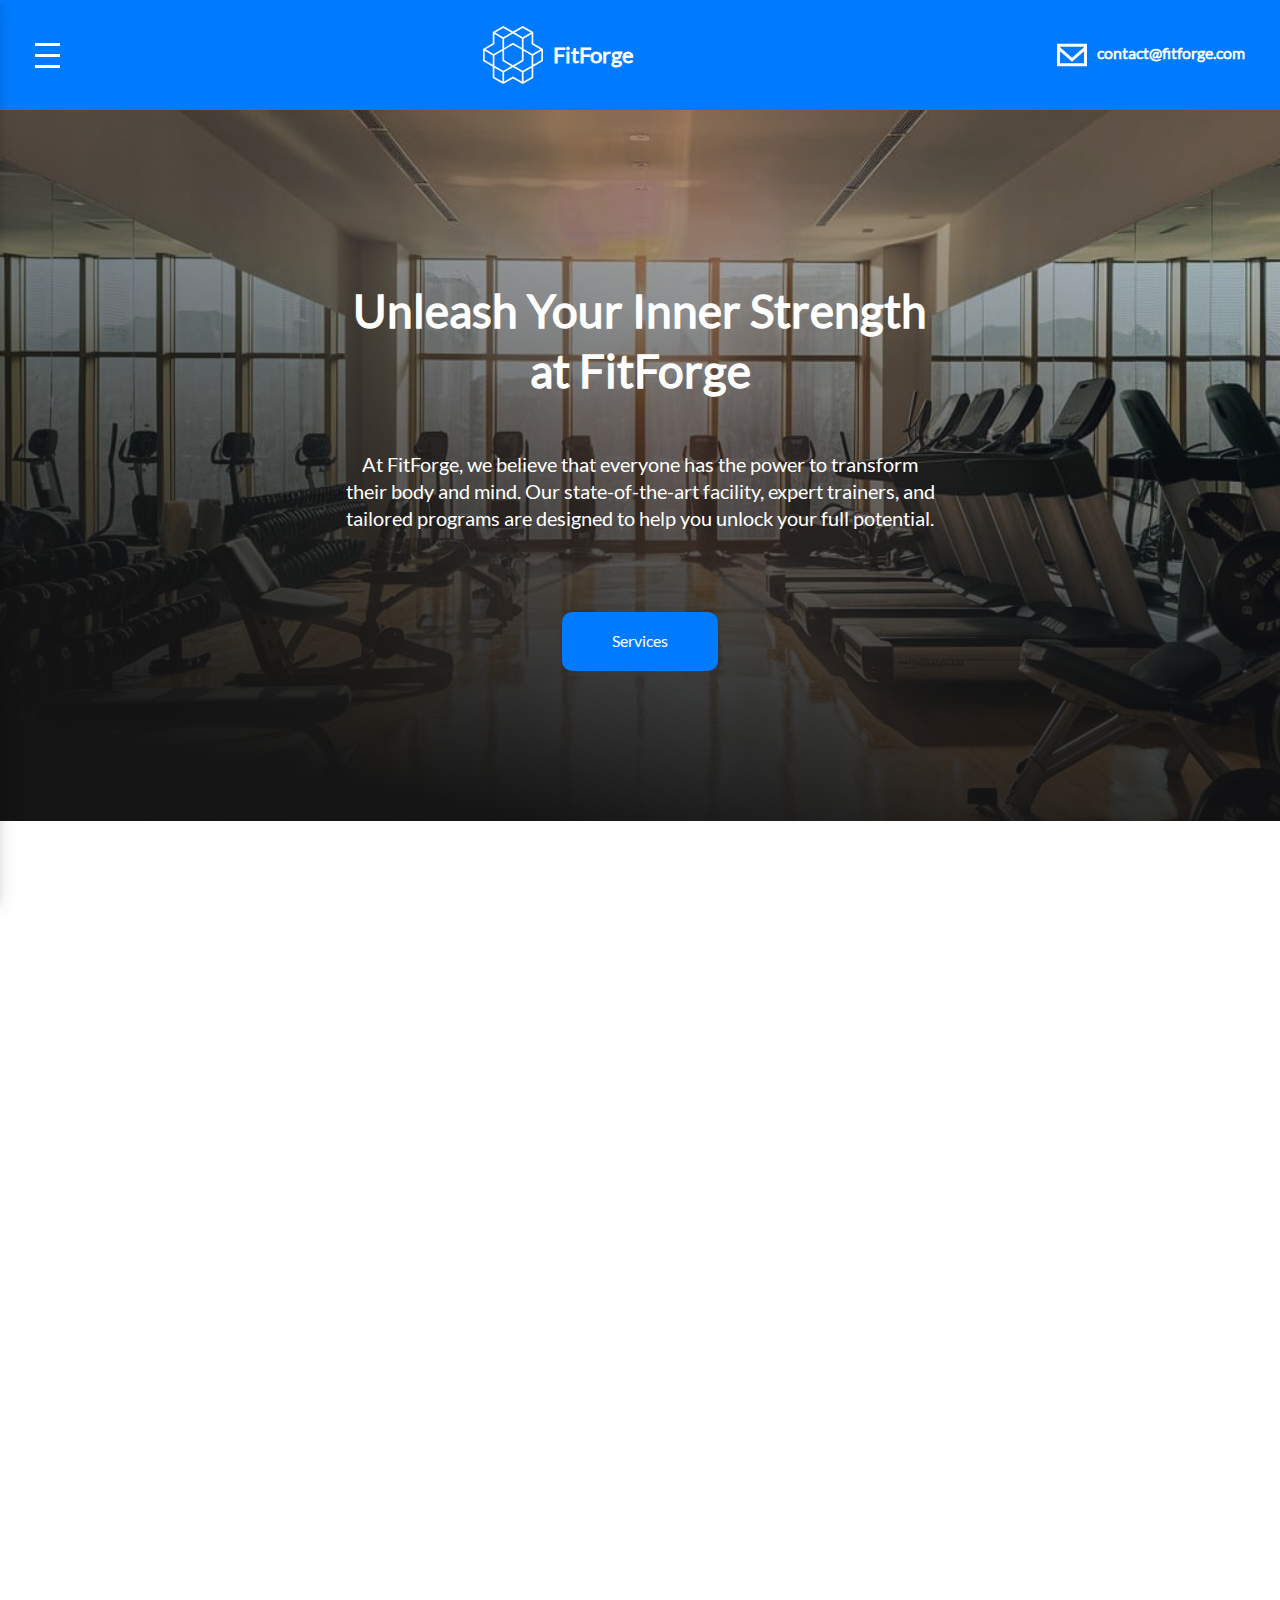
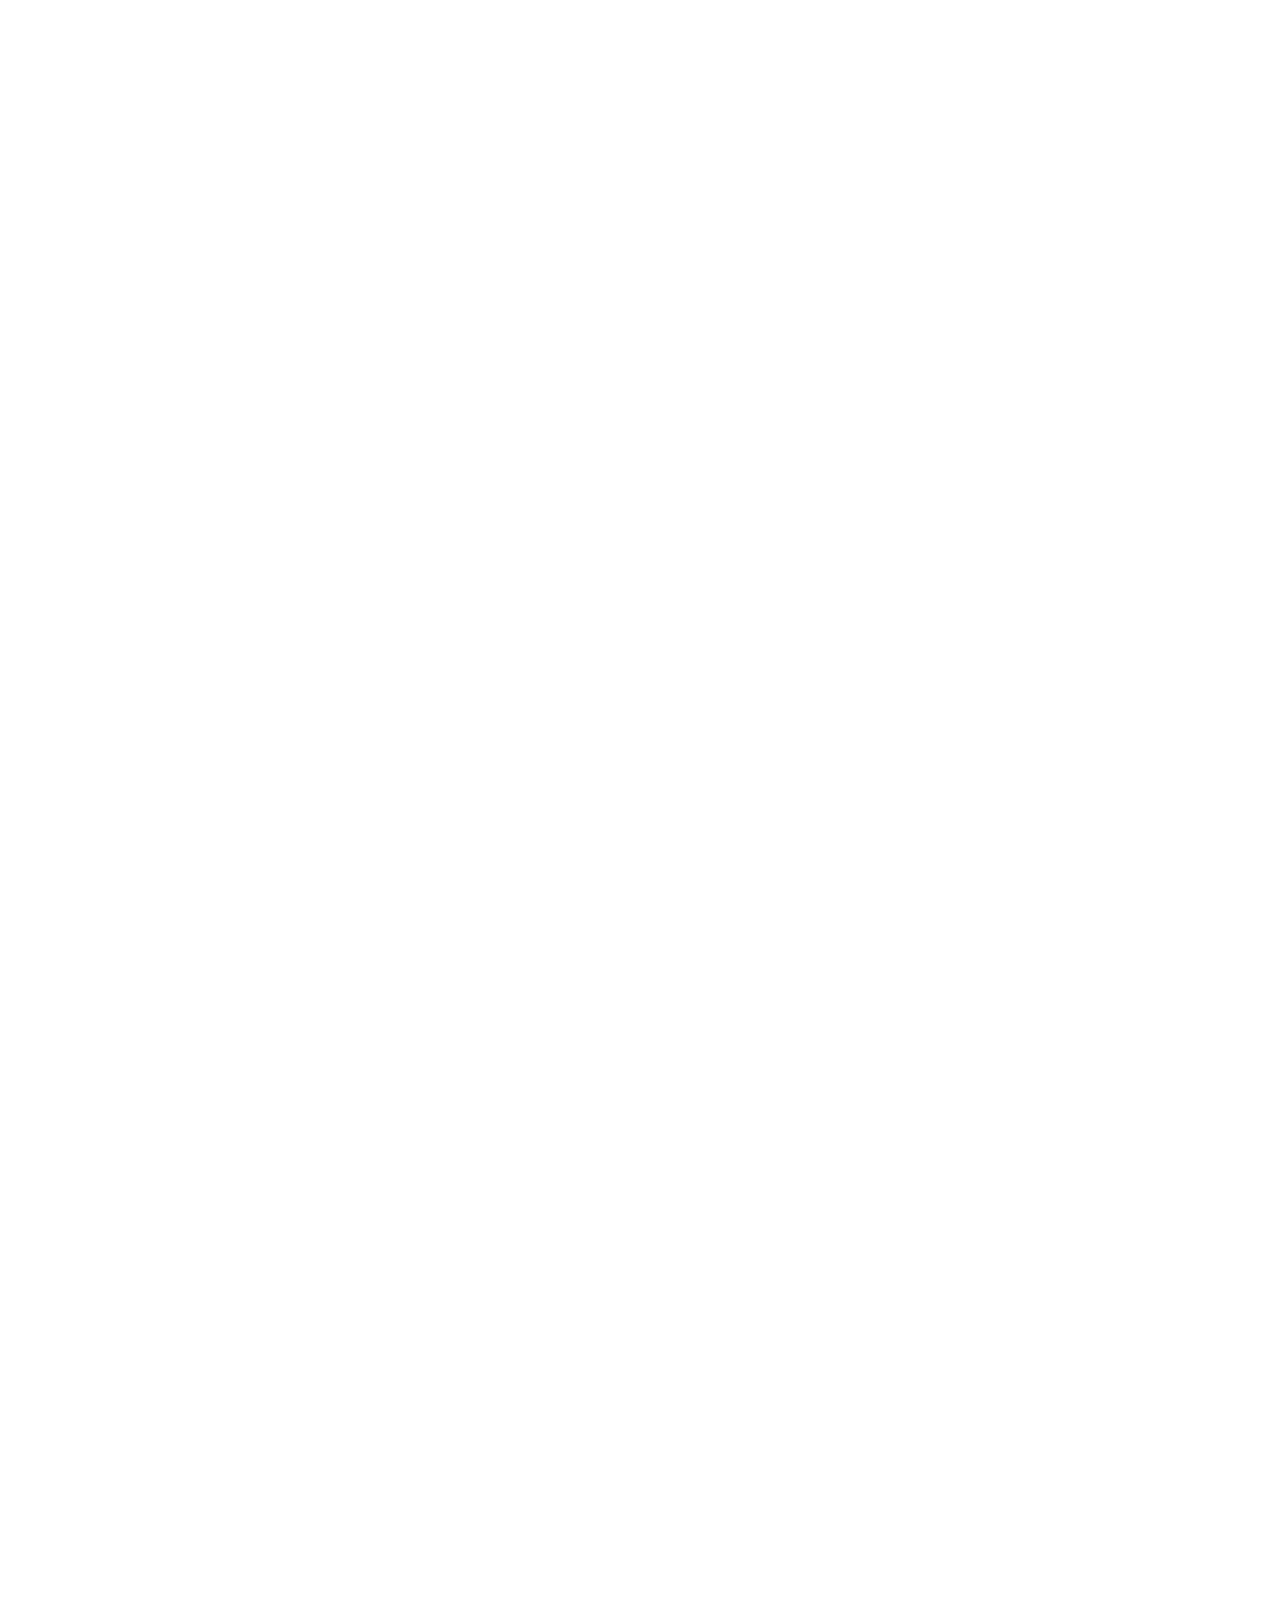
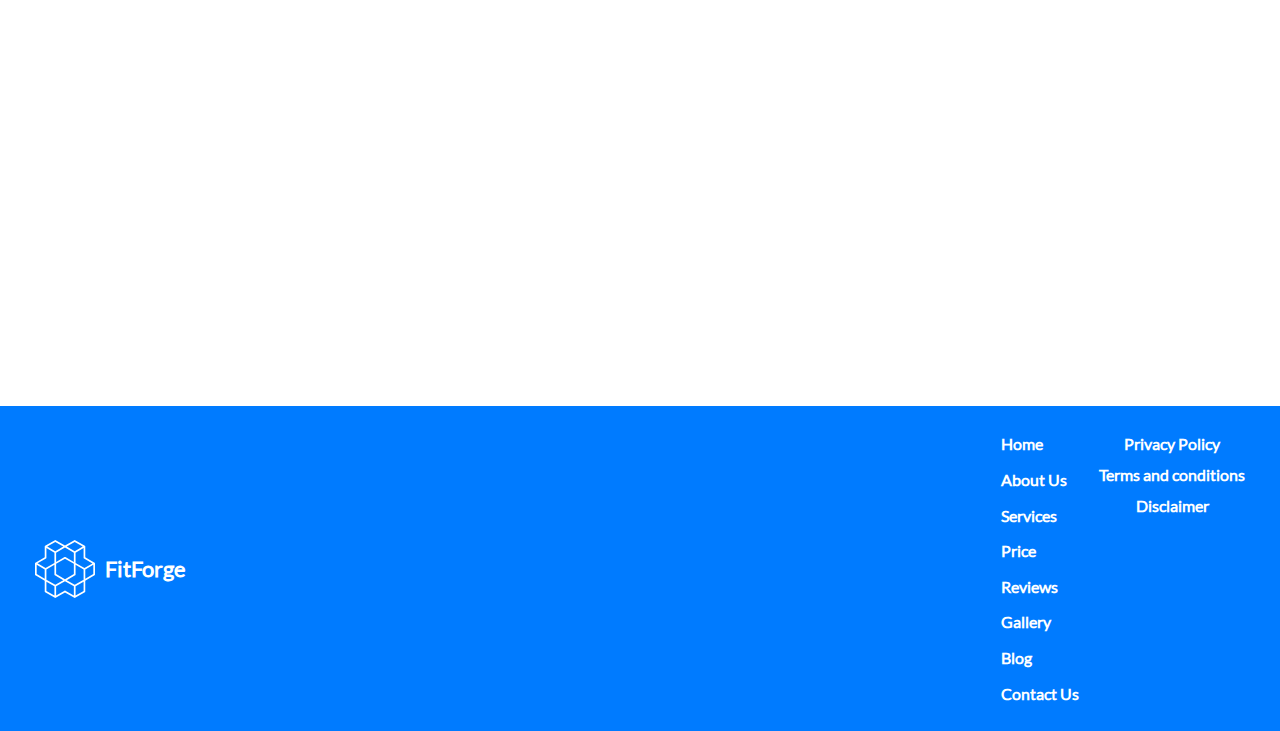
<file: index.html>
<!DOCTYPE html>
<html lang="en">

<head>
    <meta charset="UTF-8">
    <meta name="viewport" content="width=device-width, initial-scale=1.0">
    <title>FitForge – Fitness Crafted for You</title>
    <meta name="description"
        content="FitForge creates personalized fitness plans tailored to your goals. Train hard, see results, and become the best version of yourself with our expert guidance.">
    <link rel="stylesheet" href="css/style.css">
    <link rel="icon" type="image/x-icon" href="favicon.ico">
</head>

<body>
    <div class="wrapper">
        <div id="header-placeholder"></div>
        <div class="overlay"></div>
        <main>
            <section class="baner section">
                <div class="baner__container">
                    <div class="baner__title">
                        <h1>
                            Unleash Your Inner Strength at FitForge
                        </h1>
                    </div>
                    <div class="baner__desc">
                        <p>
                            At FitForge, we believe that everyone has the power to transform their body and mind. Our
                            state-of-the-art facility, expert trainers, and tailored programs are designed to help you
                            unlock your full potential.
                        </p>
                    </div>
                    <div class="baner__btn">
                        <a href="services.html">Services</a>
                    </div>
                </div>
            </section>
            <section class="info section">
                <div class="info__container">
                    <div class="info__left">
                        <div class="info__title">
                            <h2>
                                Forge Your Future: Transform Your Body and Mind at FitForge
                            </h2>
                        </div>
                        <div class="info__desc">
                            <p>Welcome to FitForge, where your journey towards a healthier, stronger, and more confident
                                self begins. Our state-of-the-art fitness facility is designed to inspire and empower
                                individuals of all fitness levels, whether you're a seasoned athlete or just starting
                                out.
                            </p>
                            <br>
                            <p>At FitForge, we understand that fitness is not just about lifting weights or running
                                miles; it’s about forging a lifestyle that encompasses strength, endurance, and overall
                                well-being. Our expert trainers are dedicated to helping you set realistic goals and
                                providing personalized guidance tailored to your unique needs. With a diverse range of
                                classes, from high-intensity interval training (HIIT) to yoga and strength conditioning,
                                there's something for everyone.</p>
                            <br>
                            <p>
                                We pride ourselves on fostering a supportive community where you can connect with
                                like-minded individuals who share your passion for fitness.
                            </p>

                        </div>
                    </div>
                    <div class="info__right">
                        <div class="info__img">
                            <img src="assets/img/info.jpeg" alt="info">
                        </div>
                    </div>
                </div>
            </section>
            <section class="values section">
                <div class="values__container">
                    <div class="values__title">
                        <h2>
                            Our Core Principles: The FitForge Commitment
                        </h2>
                    </div>
                    <div class="values__items">
                        <div class="values__item">
                            <div class="values__item-img">
                                <img src="assets/img/val.svg" alt="values">
                            </div>
                            <div class="values__item-title">
                                <h3>
                                    Empowerment
                                </h3>
                            </div>
                            <div class="values__item-desc">
                                <p>
                                    We empower our members to take charge of their fitness journeys. With expert
                                    guidance and personalized programs, we help you unlock your full potential.
                                </p>
                            </div>
                        </div>
                        <div class="values__item">
                            <div class="values__item-img">
                                <img src="assets/img/val.svg" alt="values">
                            </div>
                            <div class="values__item-title">
                                <h3>
                                    Community
                                </h3>
                            </div>
                            <div class="values__item-desc">
                                <p>
                                    Our gym is a supportive community where everyone is welcome. We believe in the
                                    strength of connection and encourage members to motivate and inspire each other.
                                </p>
                            </div>
                        </div>
                        <div class="values__item">
                            <div class="values__item-img">
                                <img src="assets/img/val.svg" alt="values">
                            </div>
                            <div class="values__item-title">
                                <h3>
                                    Integrity
                                </h3>
                            </div>
                            <div class="values__item-desc">
                                <p>
                                    We value honesty and transparency in all our interactions. Our trainers and staff
                                    are dedicated to providing the best services with integrity and respect.
                                </p>
                            </div>
                        </div>
                        <div class="values__item">
                            <div class="values__item-img">
                                <img src="assets/img/val.svg" alt="values">
                            </div>
                            <div class="values__item-title">
                                <h3>
                                    Wellness
                                </h3>
                            </div>
                            <div class="values__item-desc">
                                <p>
                                    We believe in holistic wellness, combining physical fitness with mental and
                                    emotional well-being. Our approach focuses on fostering a balanced and healthy
                                    lifestyle.
                                </p>
                            </div>
                        </div>
                    </div>
                </div>
            </section>
            <section class="subscribe section">
                <div class="subscribe__container">
                    <div class="subscribe__title">
                        <h2>
                            Join the FitForge Community: Subscribe for Exclusive Updates!
                        </h2>
                    </div>
                    <div class="subscribe__desc">
                        <p>Stay ahead in your fitness journey! Subscribe to our newsletter and be the first to receive
                            exclusive updates on new classes, special promotions, fitness tips, and motivational stories
                            from our community.
                        </p>
                    </div>
                    <form class="subscribe__form" action="thanks_form.php" method="post">
                        <div class="subscribe__form-main">
                            <input type="email" placeholder="Your email" required name="email">
                            <button type="submit" required>Subscribe</button>
                        </div>
                        <div class="checkbox-subscribe">
                            <input name="privacy" value="on" type="checkbox" required>
                            <span>I accept
                                <a href="privacy-policy.html">
                                    the Privacy Policy
                                </a>
                            </span>
                        </div>
                    </form>
                </div>
            </section>
        </main>
        <div id="footer-placeholder"></div>
    </div>
    <script src="js/header.js"></script>
    <script src="js/footer.js"></script>
    <script src="js/smooth.js"></script>
</body>

</html>
</file>
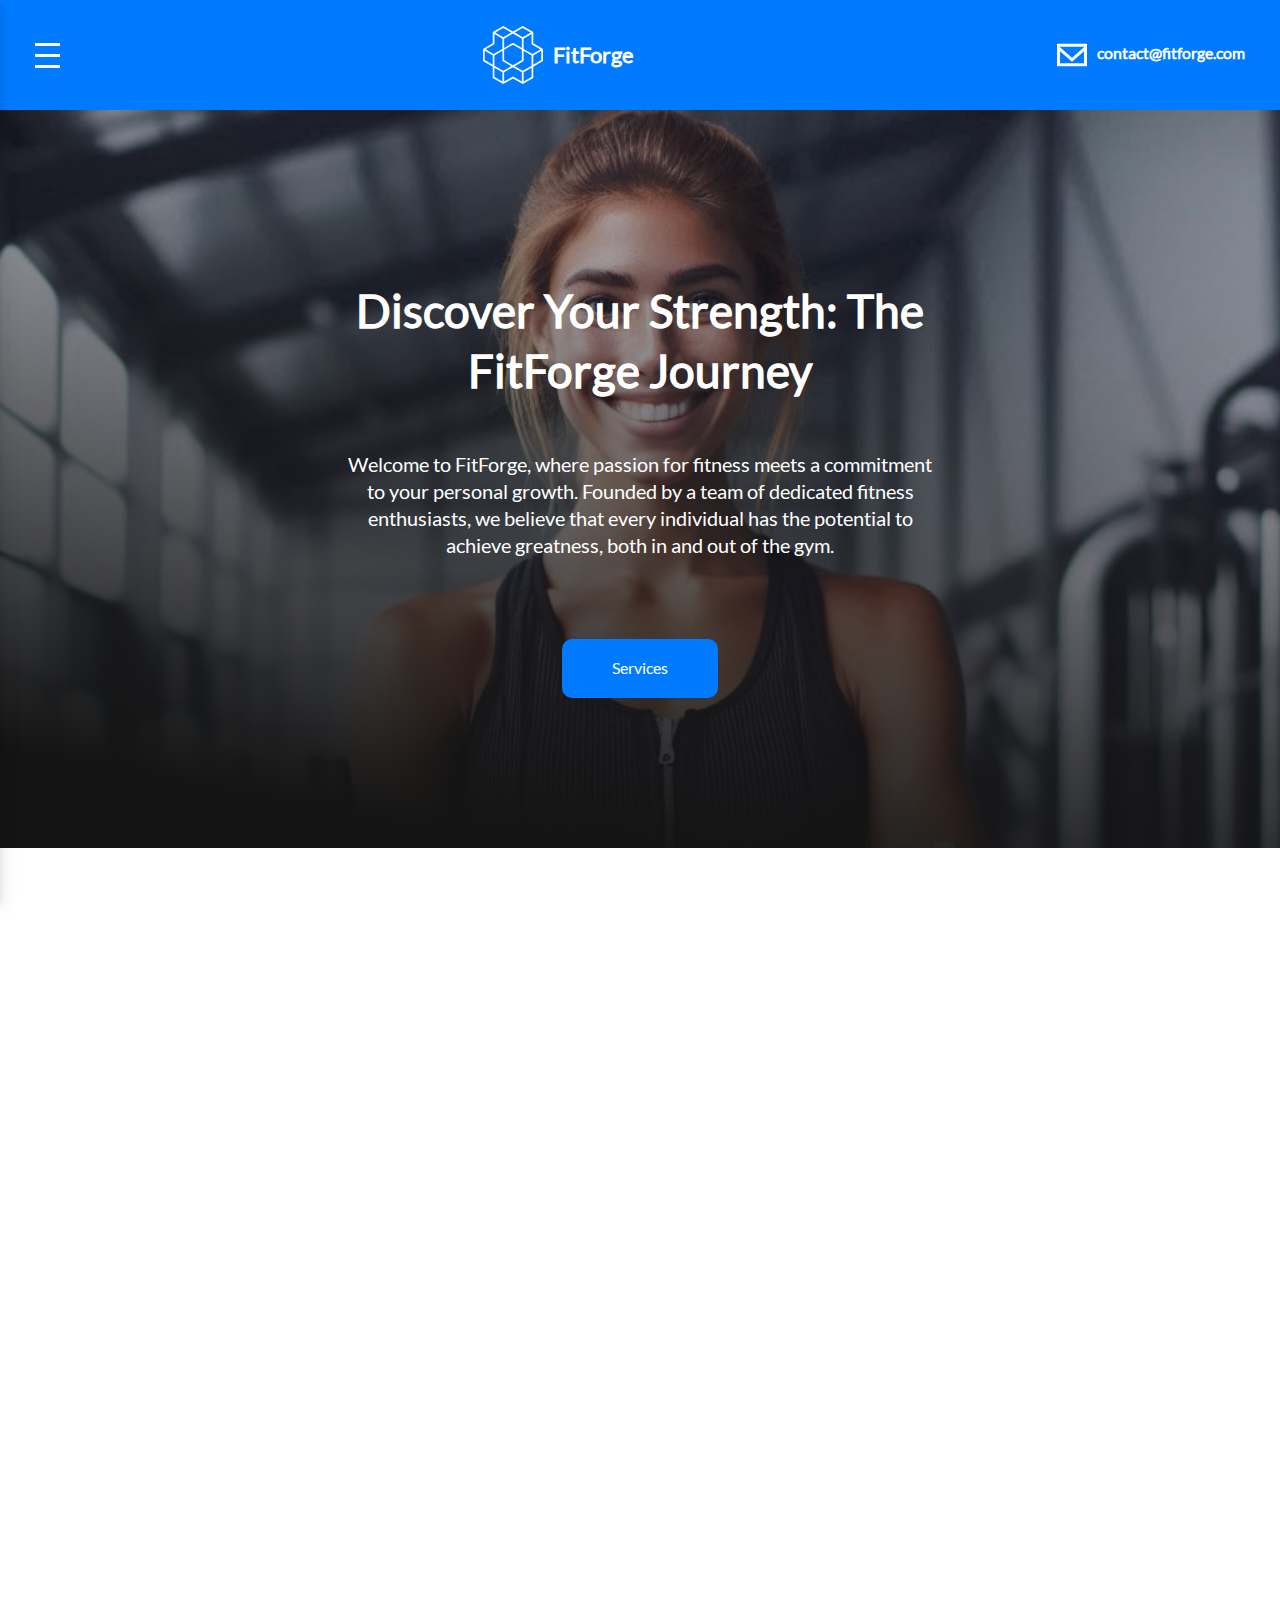
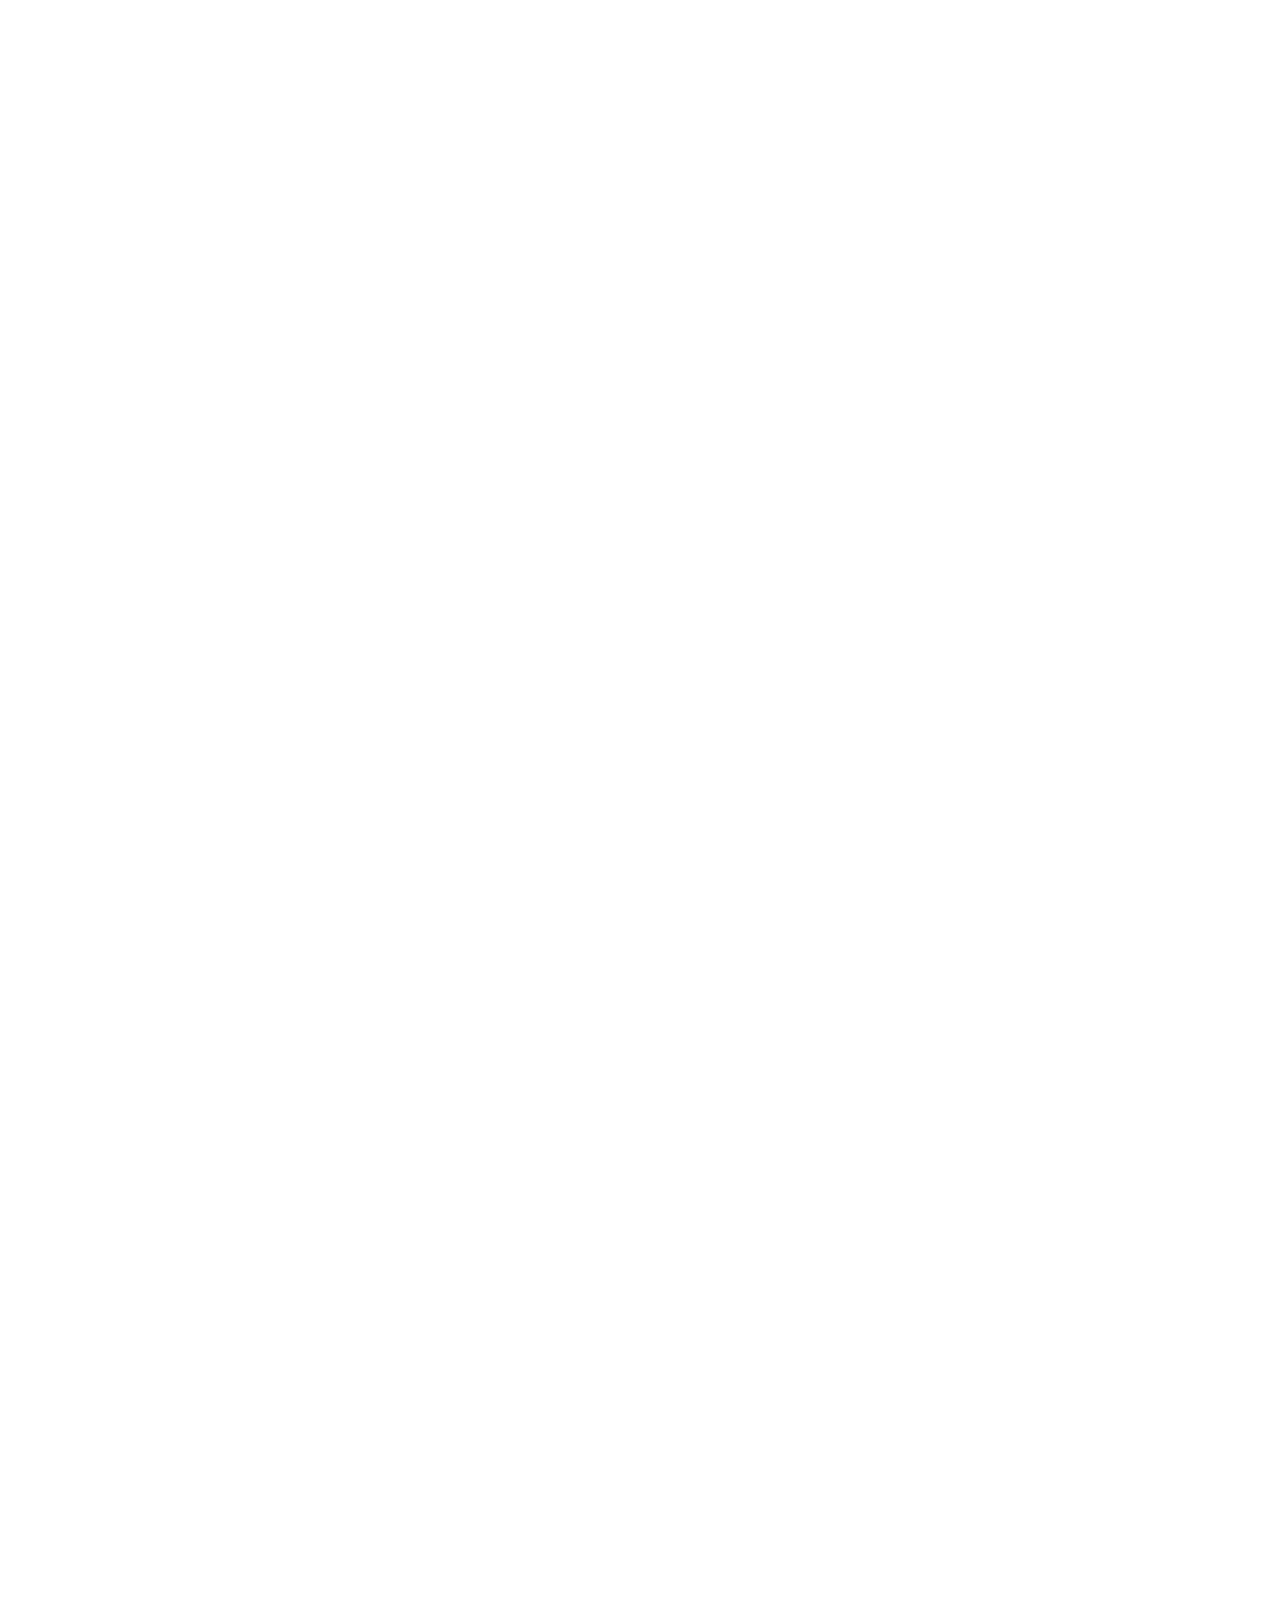
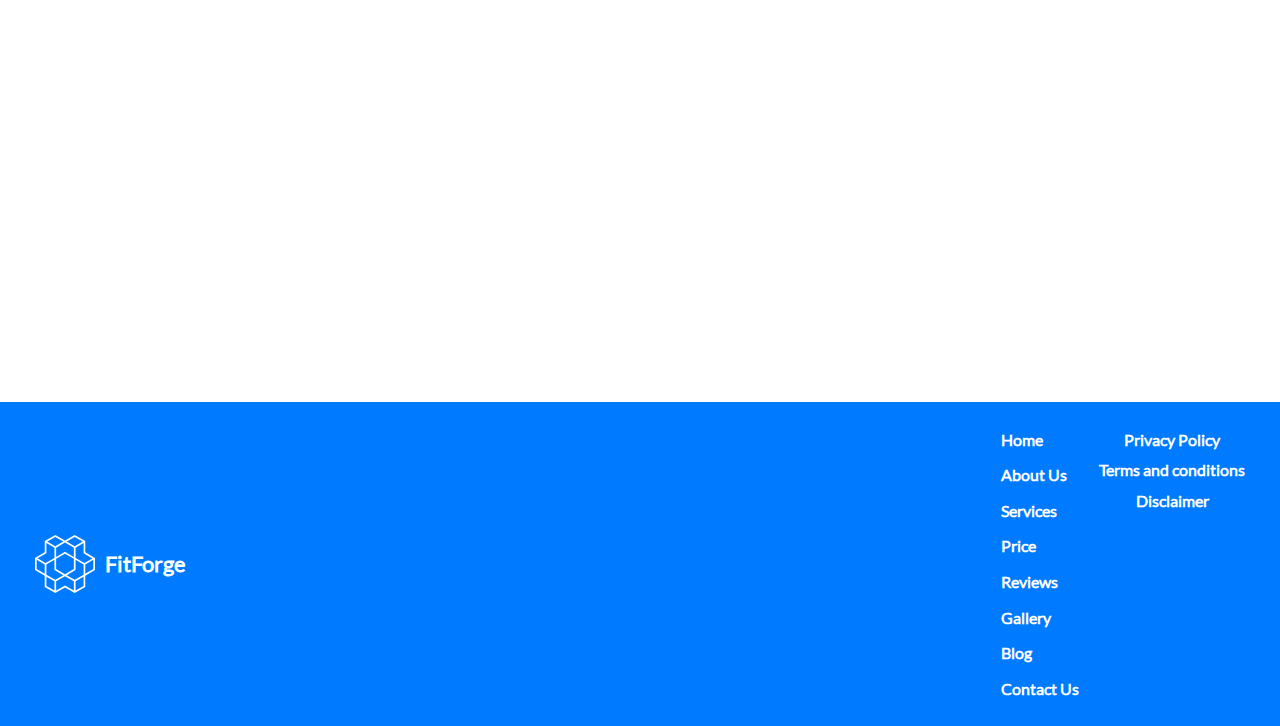
<file: about.html>
<!DOCTYPE html>
<html lang="en">

<head>
    <meta charset="UTF-8">
    <meta name="viewport" content="width=device-width, initial-scale=1.0">
    <title>AutoCare Hub - Your Trusted Auto Repair Partner</title>
    <title>FitForge Gym – Forge Your Best Self</title>
    <meta name="description"
        content="At FitForge, we provide expert training, state-of-the-art equipment, and a supportive environment to help you forge your best self. Join us today and transform your fitness journey.">
    <link rel="stylesheet" href="https://unpkg.com/swiper/swiper-bundle.min.css" />
    <link rel="stylesheet" href="css/style.css">
    <link rel="icon" type="image/x-icon" href="favicon.ico">
</head>

<body>
    <div class="wrapper">
        <div id="header-placeholder"></div>
        <div class="overlay"></div>
        <main>
            <section class="about section">
                <div class="about__container">
                    <div class="about__title">
                        <h1>
                            Discover Your Strength: The FitForge Journey
                        </h1>
                    </div>
                    <div class="about__desc">
                        <p>
                            Welcome to FitForge, where passion for fitness meets a commitment to your personal growth.
                            Founded by a team of dedicated fitness enthusiasts, we believe that every individual has the
                            potential to achieve greatness, both in and out of the gym.
                        </p>
                    </div>
                    <div class="about__btn">
                        <a href="services.html">Services</a>
                    </div>
                </div>
            </section>
            <section class="about-info section">
                <div class="about-info__container">
                    <div class="about-info__left">
                        <div class="about-info__title">
                            <h2>
                                At FitForge: Where Your Fitness Journey Takes Shape
                            </h2>
                        </div>
                        <div class="about-info__desc">
                            <p>Welcome to FitForge, your ultimate destination for health, strength, and community.
                                Founded by a group of fitness enthusiasts with a shared passion for wellness, FitForge
                                is more than just a gym; it’s a place where individuals come together to transform their
                                lives and achieve their fitness goals.
                            </p>
                            <br>
                            <p>At FitForge, we believe that fitness is a lifelong journey, and we are here to support
                                you every step of the way. Our state-of-the-art facility is equipped with the latest
                                fitness technology and offers a diverse range of classes tailored to all levels, from
                                high-intensity interval training (HIIT) to restorative yoga. Whether you’re a seasoned
                                athlete or just starting out, our certified trainers are committed to providing
                                personalized guidance and motivation to help you reach your full potential.</p>

                        </div>
                    </div>
                    <div class="about-info__right">
                        <div class="about-info__img">
                            <img src="assets/img/aboutInfo.jpeg" alt="about-info">
                        </div>
                    </div>
                </div>
            </section>
            <section class="team section">
                <div class="team__container">
                    <div class="team__title">
                        <h2>Our Team</h2>
                    </div>
                    <div class="swiper team__items">
                        <div class="swiper-wrapper">
                            <div class="swiper-slide team__item">
                                <div class="team__item-photo">
                                    <img src="assets/img/team1.jpeg" alt="team" class="team__photo">
                                </div>
                                <div class="team__item-name">
                                    <p>
                                        Alex Johnson
                                    </p>
                                </div>
                                <div class="team__item-position">
                                    <p>
                                        Fitness Specialist
                                    </p>
                                </div>
                                <div class="team__item-desc">
                                    <p>
                                        With over 5 years of experience, Alex specializes in strength training and
                                        nutrition. Their goal is to empower clients to reach their full potential
                                        through tailored workout plans and ongoing support.
                                    </p>
                                </div>
                            </div>
                            <div class="swiper-slide team__item">
                                <div class="team__item-photo">
                                    <img src="assets/img/team2.jpeg" alt="team" class="team__photo">
                                </div>
                                <div class="team__item-name">
                                    <p>
                                        Samantha Lee
                                    </p>
                                </div>
                                <div class="team__item-position">
                                    <p>
                                        Yoga Instructor
                                    </p>
                                </div>
                                <div class="team__item-desc">
                                    <p>
                                        Samantha has a deep passion for yoga and mindfulness. With a focus on
                                        flexibility and mental wellness, she helps clients find balance and tranquility
                                        through personalized yoga sessions.
                                    </p>
                                </div>
                            </div>
                            <div class="swiper-slide team__item">
                                <div class="team__item-photo">
                                    <img src="assets/img/team3.jpeg" alt="team" class="team__photo">
                                </div>
                                <div class="team__item-name">
                                    <p>
                                        Michael Brown
                                    </p>
                                </div>
                                <div class="team__item-position">
                                    <p>
                                        Group Fitness Coach
                                    </p>
                                </div>
                                <div class="team__item-desc">
                                    <p>
                                        Dynamic and energetic, Michael leads group classes with enthusiasm. He creates
                                        an inclusive environment where members can challenge themselves and enjoy the
                                        camaraderie of working out together.
                                    </p>
                                </div>
                            </div>
                            <div class="swiper-slide team__item">
                                <div class="team__item-photo">
                                    <img src="assets/img/team4.jpeg" alt="team" class="team__photo">
                                </div>
                                <div class="team__item-name">
                                    <p>
                                        Emily Davis
                                    </p>
                                </div>
                                <div class="team__item-position">
                                    <p>
                                        Cardio Expert
                                    </p>
                                </div>
                                <div class="team__item-desc">
                                    <p>
                                        Emily is dedicated to improving cardiovascular fitness and overall endurance.
                                        Her innovative training techniques and engaging workouts keep clients motivated
                                        and excited about their progress.
                                    </p>
                                </div>
                            </div>
                        </div>

                        <div class="swiper-button-next"></div>
                        <div class="swiper-button-prev"></div>

                        <div class="swiper-pagination"></div>
                    </div>
                </div>
            </section>
            <section class="consultation section">
                <div class="consultation__container">
                    <div class="consultation__title">
                        <h2>
                            Unlock Your Potential: Schedule Your Consultation Today!
                        </h2>
                    </div>
                    <div class="consultation__desc">
                        <p>
                            At FitForge, we understand that every fitness journey is unique. That’s why we offer
                            personalized consultations designed to help you identify your goals, assess your current
                            fitness level, and create a tailored plan that aligns with your lifestyle. Whether you’re a
                            beginner looking to get started or an experienced athlete aiming for new challenges, our
                            expert trainers are here to guide you.
                        </p>
                    </div>
                    <form class="consultation__form" action="thanks_form.php" method="post">
                        <div class="consultation__form-main">
                            <input type="email" placeholder="Your email" required name="email">
                            <textarea name="message" placeholder="Your question" cols="30" rows="10"
                                required></textarea>
                            <button type="submit" required>Submit</button>
                        </div>
                        <div class="checkbox-consultation">
                            <input name="privacy" value="on" type="checkbox" required>
                            <span>I accept
                                <a href="privacy-policy.html">
                                    the Privacy Policy
                                </a>
                            </span>
                        </div>
                    </form>
                </div>
            </section>
        </main>
        <div id="footer-placeholder"></div>
    </div>
    <script src="js/header.js"></script>
    <script src="js/footer.js"></script>
    <script src="js/smooth.js"></script>
    <script src="https://unpkg.com/swiper/swiper-bundle.min.js"></script>
    <script src="js/swiper.js"></script>
</body>

</html>
</file>
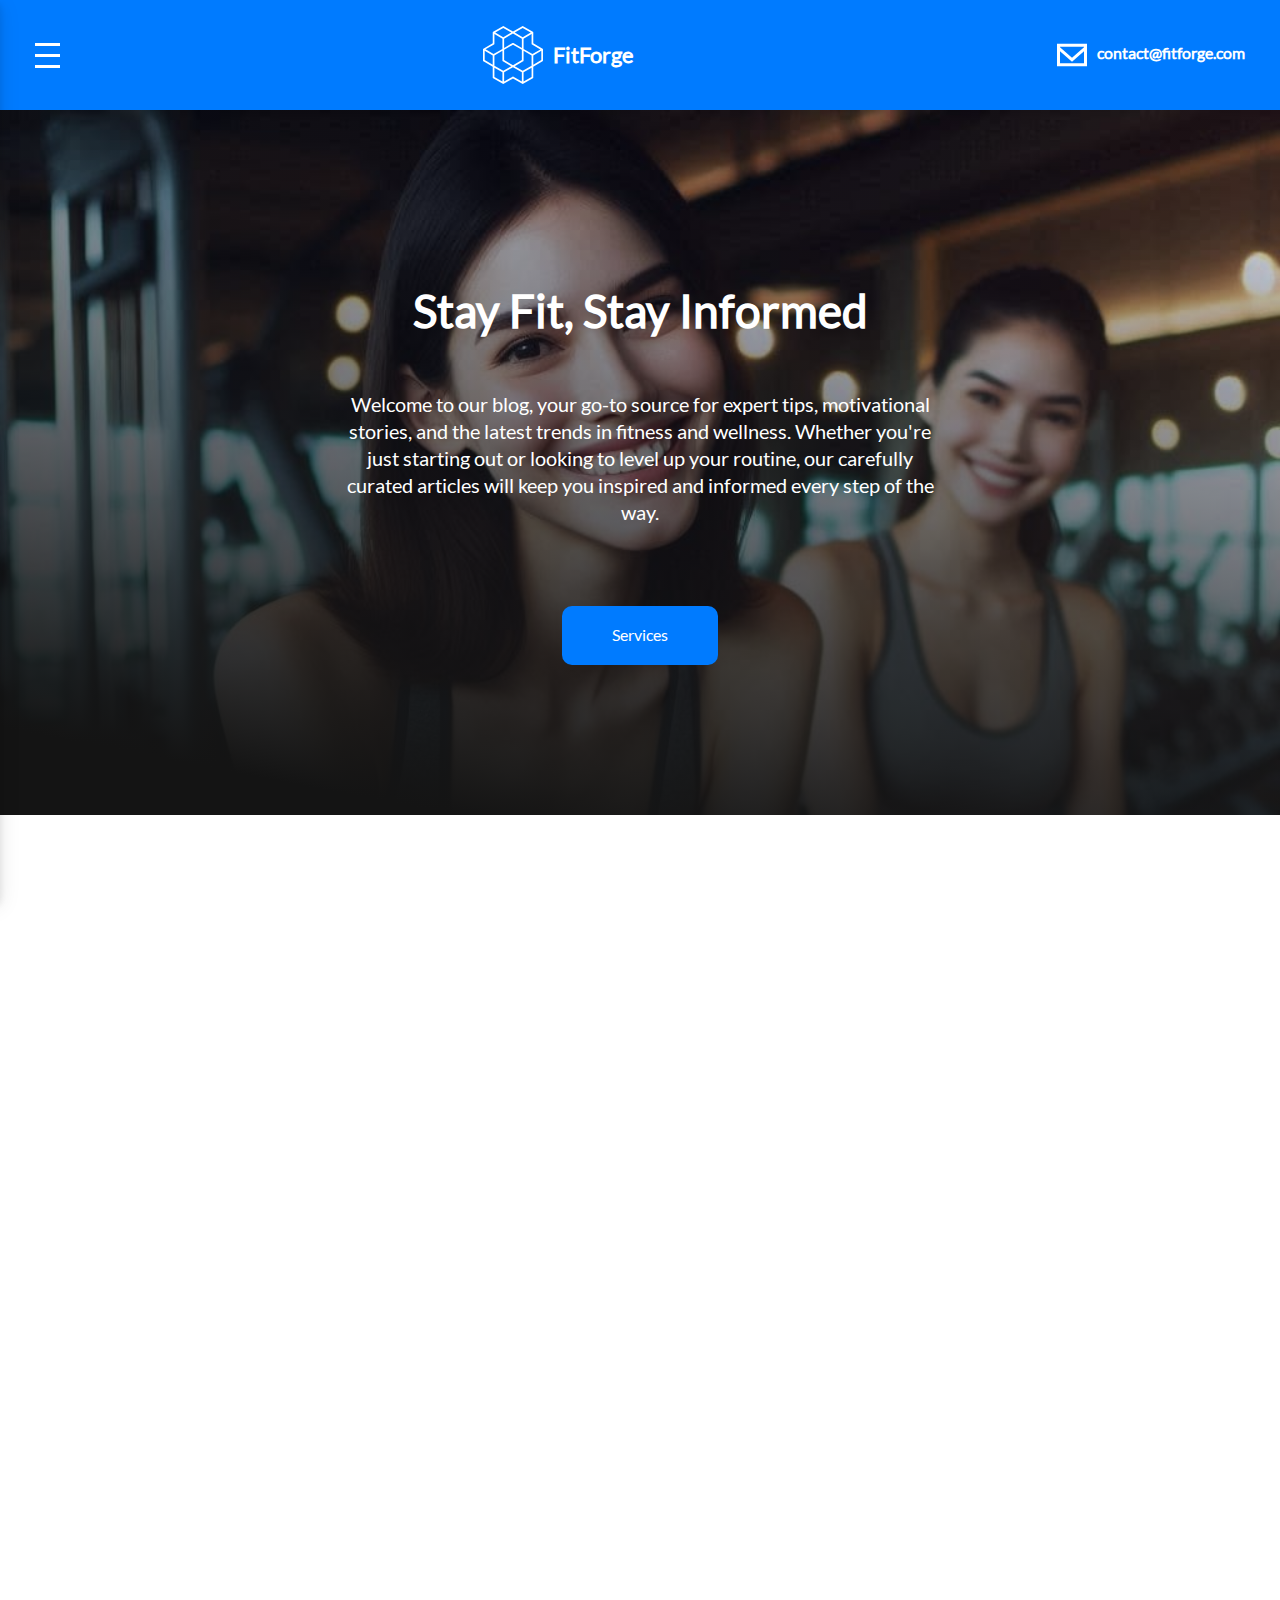
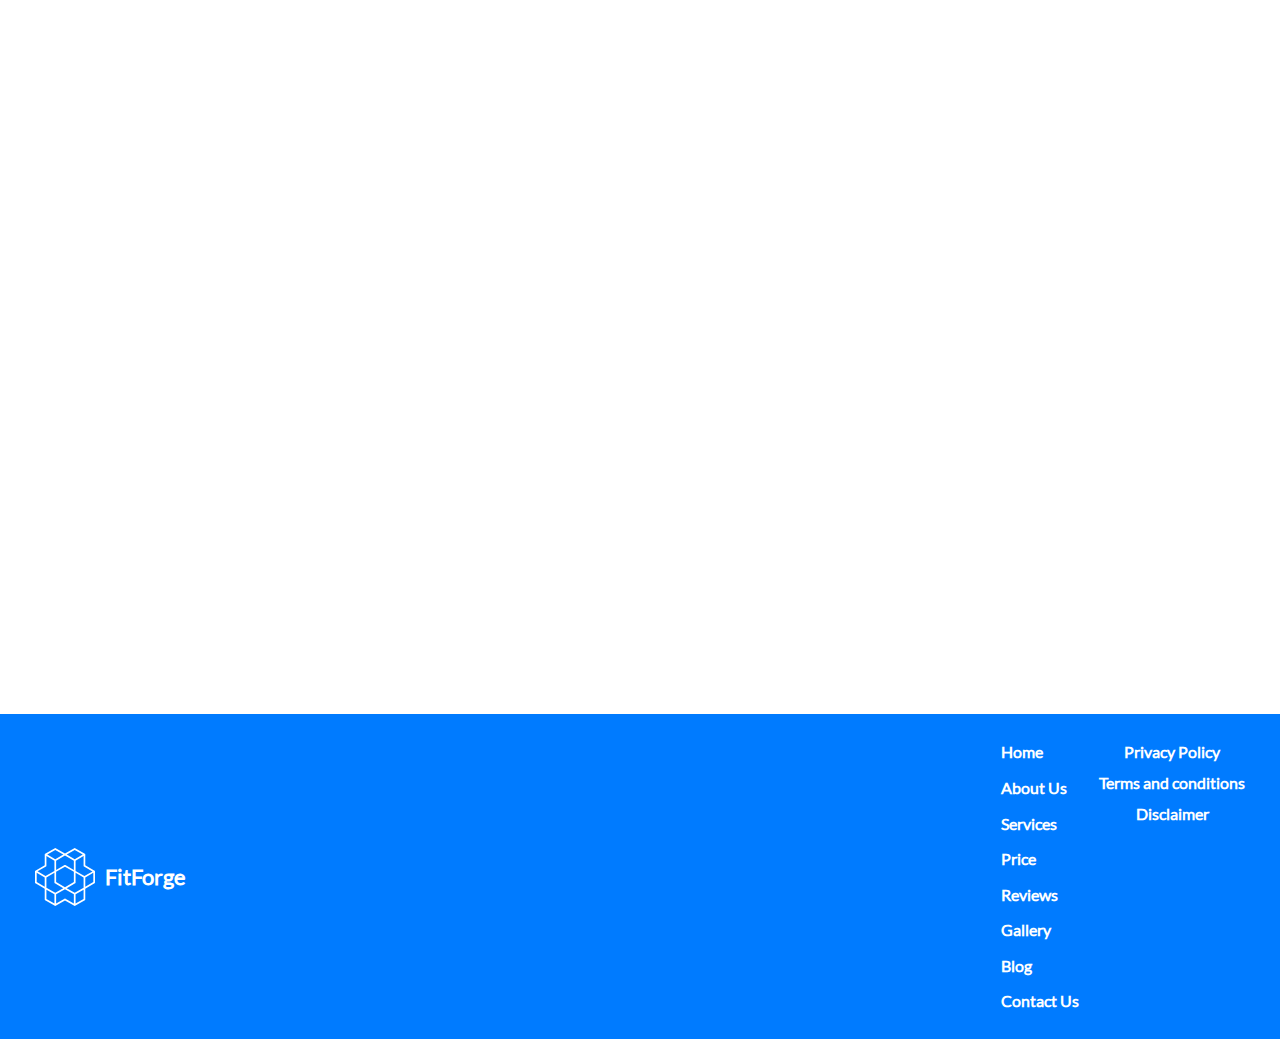
<file: blog.html>
<!DOCTYPE html>
<html lang="en">

<head>
    <meta charset="UTF-8">
    <meta name="viewport" content="width=device-width, initial-scale=1.0">
    <title>FitForge Fitness – Sculpt Your Strength</title>
    <meta name="description"
        content="FitForge Fitness offers customized workouts and modern facilities to help you sculpt your strength and achieve peak performance. Visit us today to begin your transformation.">
    <link rel="stylesheet" href="css/style.css">
    <link rel="icon" type="image/x-icon" href="favicon.ico">
</head>

<body>
    <div class="wrapper">
        <div id="header-placeholder"></div>
        <div class="overlay"></div>
        <main>
            <section class="blog-baner section">
                <div class="blog-baner__container">
                    <div class="blog-baner__title">
                        <h1>
                            Stay Fit, Stay Informed
                        </h1>
                    </div>
                    <div class="blog-baner__desc">
                        <p>
                            Welcome to our blog, your go-to source for expert tips, motivational stories, and the latest
                            trends in fitness and wellness. Whether you're just starting out or looking to level up your
                            routine, our carefully curated articles will keep you inspired and informed every step of
                            the way.
                        </p>
                    </div>
                    <div class="blog-baner__btn">
                        <a href="services.html">Services</a>
                    </div>
                </div>
            </section>
            <section class="blog section">
                <div class="blog__title">
                    <h2>
                        Latest From Our Blog
                    </h2>
                </div>
                <div class="blog__items">
                    <div class="blog__item">
                        <div class="blog__item-img">
                            <img src="assets/img/blog1.jpeg" alt="blog">
                        </div>
                        <div class="blog__item-content">
                            <div class="blog__item-title">
                                <h3>
                                    5 Tips for Starting Your Fitness Journey
                                </h3>
                            </div>
                            <div class="blog__item-desc">
                                <p>
                                    Learn how to kickstart your fitness routine with expert advice from our trainers...
                                </p>
                            </div>
                        </div>
                    </div>
                    <div class="blog__item">
                        <div class="blog__item-img">
                            <img src="assets/img/blog2.jpeg" alt="blog">
                        </div>
                        <div class="blog__item-content">
                            <div class="blog__item-title">
                                <h3>
                                    How to Stay Motivated During a Workout Slump
                                </h3>
                            </div>
                            <div class="blog__item-desc">
                                <p>
                                    Discover practical ways to overcome workout fatigue and keep pushing toward your
                                    goals...
                                </p>
                            </div>
                        </div>
                    </div>
                    <div class="blog__item">
                        <div class="blog__item-img">
                            <img src="assets/img/blog3.jpeg" alt="blog">
                        </div>
                        <div class="blog__item-content">
                            <div class="blog__item-title">
                                <h3>
                                    The Benefits of Group Fitness Classes
                                </h3>
                            </div>
                            <div class="blog__item-desc">
                                <p>
                                    Explore why group workouts might be the perfect addition to your fitness routine...
                                </p>
                            </div>
                        </div>
                    </div>
                    <div class="blog__item">
                        <div class="blog__item-img">
                            <img src="assets/img/blog4.jpeg" alt="blog">
                        </div>
                        <div class="blog__item-content">
                            <div class="blog__item-title">
                                <h3>
                                    Nutrition Tips to Enhance Your Performance
                                </h3>
                            </div>
                            <div class="blog__item-desc">
                                <p>
                                    Fuel your workouts with the right nutrition strategies for peak performance...
                                </p>
                            </div>
                        </div>
                    </div>
                    <div class="blog__item">
                        <div class="blog__item-img">
                            <img src="assets/img/blog5.jpeg" alt="blog">
                        </div>
                        <div class="blog__item-content">
                            <div class="blog__item-title">
                                <h3>
                                    Why Rest Days Are Essential for Progress
                                </h3>
                            </div>
                            <div class="blog__item-desc">
                                <p>
                                    Understand the importance of recovery in achieving your fitness goals...
                                </p>
                            </div>
                        </div>
                    </div>
                    <div class="blog__item">
                        <div class="blog__item-img">
                            <img src="assets/img/blog6.jpeg" alt="blog">
                        </div>
                        <div class="blog__item-content">
                            <div class="blog__item-title">
                                <h3>
                                    Strength Training: A Beginner’s Guide
                                </h3>
                            </div>
                            <div class="blog__item-desc">
                                <p>
                                    Get started with strength training using these simple tips and exercises...
                                </p>
                            </div>
                        </div>
                    </div>
                </div>
            </section>
        </main>
        <div id="footer-placeholder"></div>
    </div>
    <script src="js/header.js"></script>
    <script src="js/footer.js"></script>
    <script src="js/smooth.js"></script>
</body>

</html>
</file>
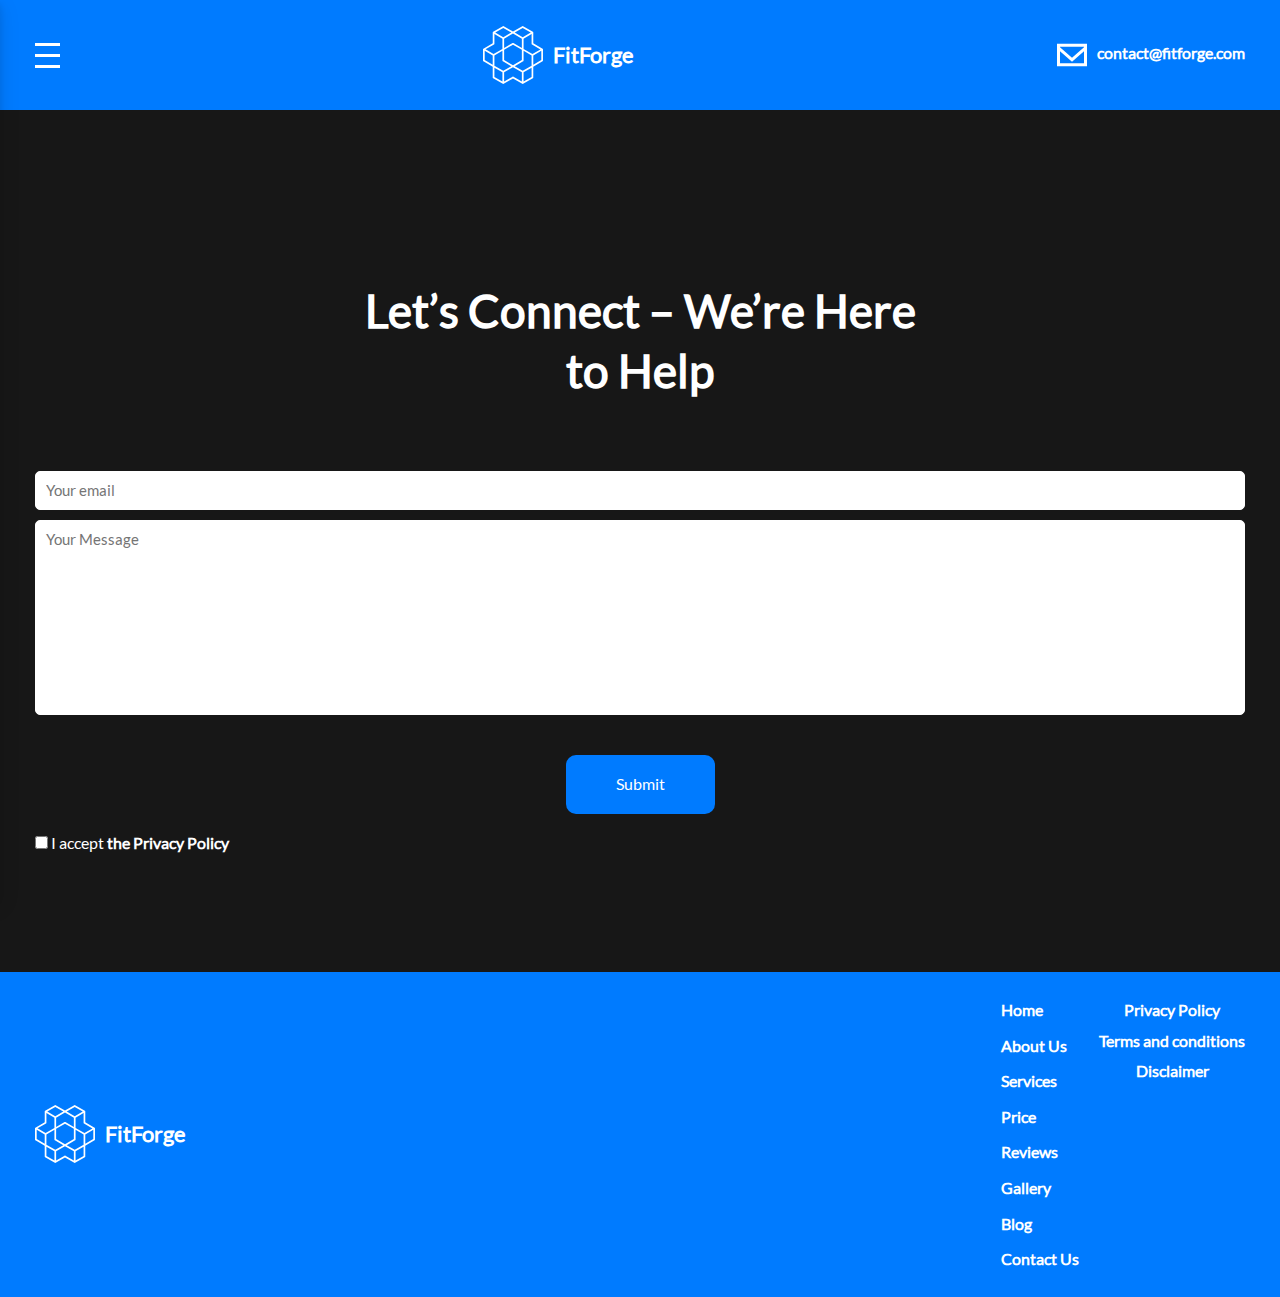
<file: contact.html>
<!DOCTYPE html>
<html lang="en">

<head>
    <meta charset="UTF-8">
    <meta name="viewport" content="width=device-width, initial-scale=1.0">
    <title>FitForge – Where Strength Meets Endurance</title>
    <meta name="description"
        content="FitForge is your ultimate destination for strength, endurance, and fitness goals. Get the guidance you need with our expert trainers and premium equipment.">
    <link rel="stylesheet" href="css/style.css">
    <link rel="icon" type="image/x-icon" href="favicon.ico">
</head>

<body>
    <div class="wrapper">
        <div id="header-placeholder"></div>
        <div class="overlay"></div>
        <main>
            <section class="feedback section">
                <div class="feedback__container">
                    <div class="feedback__title">
                        <h1>
                            Let’s Connect – We’re Here to Help
                        </h1>
                    </div>
                    <form class="feedback__form" action="thanks_form.php" method="post">
                        <div class="feedback__form-main">
                            <input type="email" placeholder="Your email" required name="email">
                            <textarea name="message" placeholder="Your Message" cols="30" rows="10" required></textarea>
                            <button type="submit" required>Submit</button>
                        </div>
                        <div class="checkbox-feedback">
                            <input name="privacy" value="on" type="checkbox" required>
                            <span>I accept
                                <a href="privacy-policy.html">
                                    the Privacy Policy
                                </a>
                            </span>
                        </div>
                    </form>
                </div>
            </section>
        </main>
        <div id="footer-placeholder"></div>
    </div>
    <script src="js/header.js"></script>
    <script src="js/footer.js"></script>
    <script src="js/smooth.js"></script>
</body>

</html>
</file>
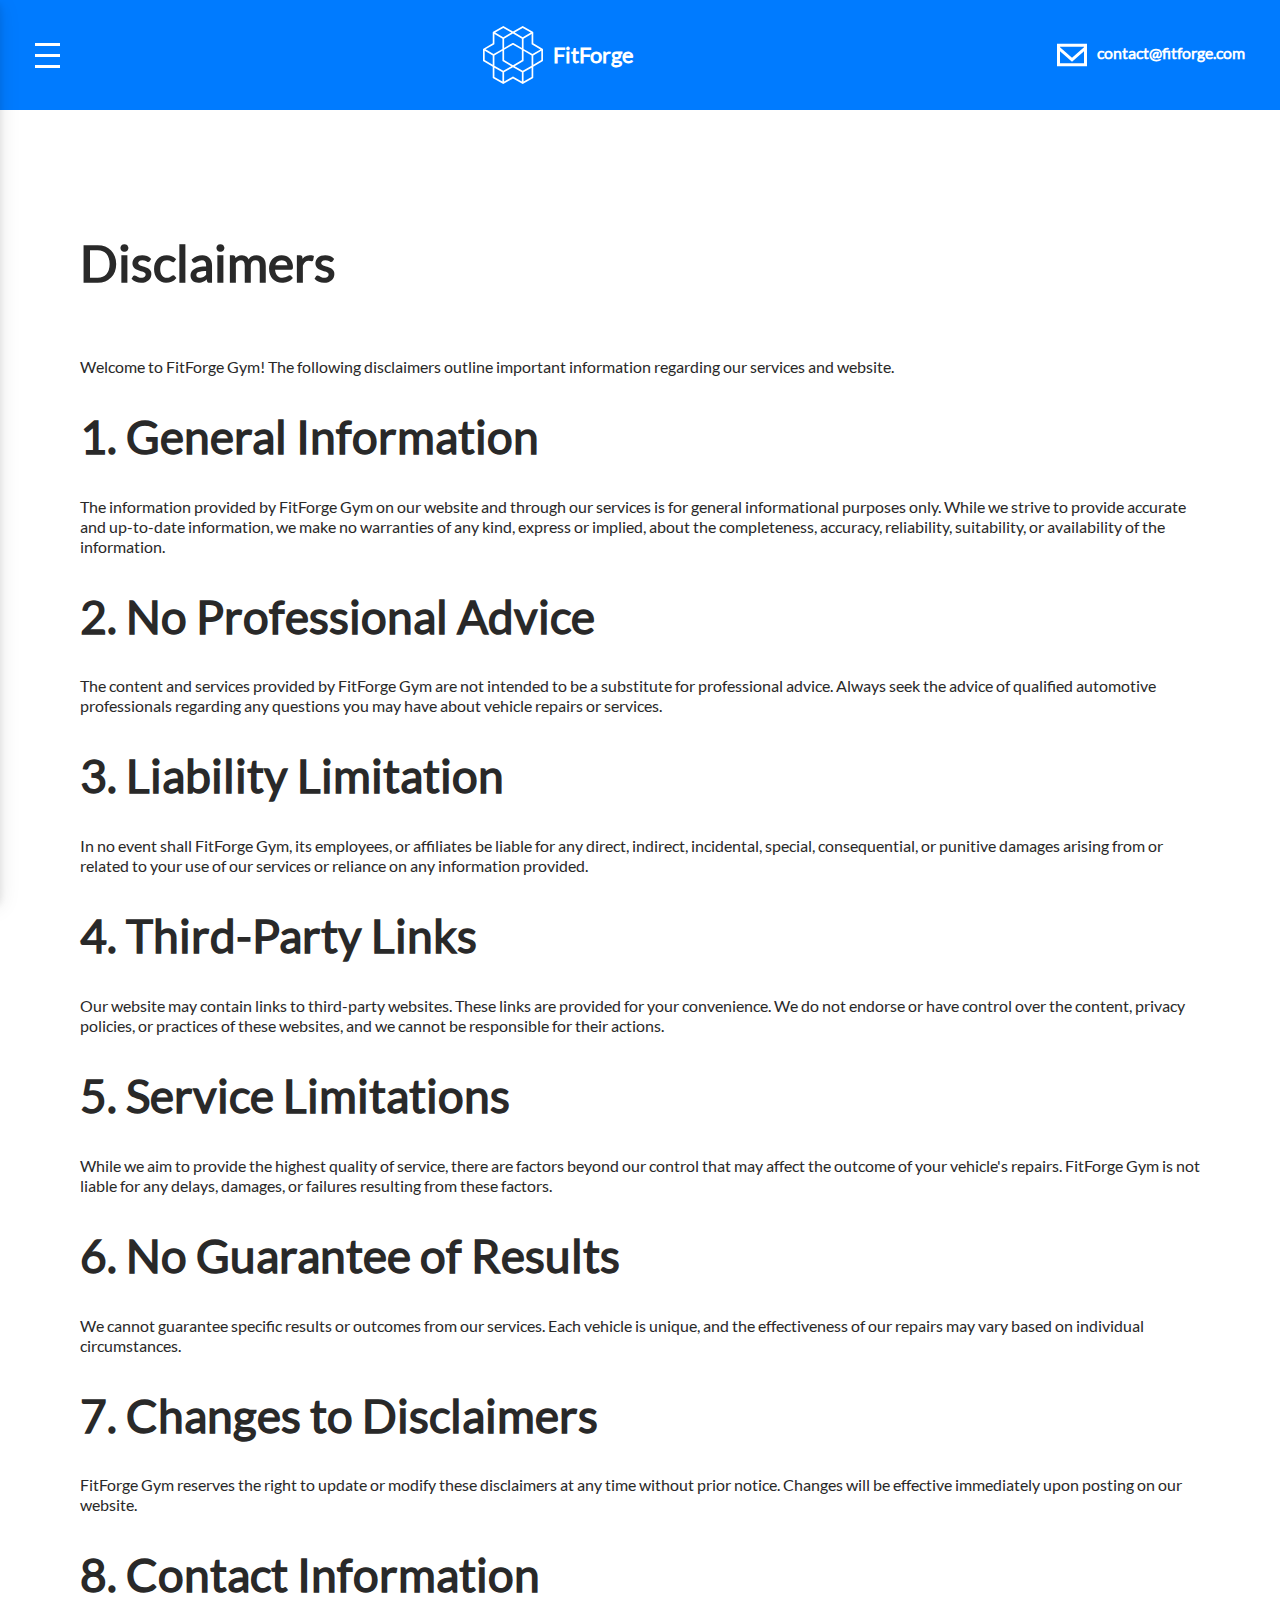
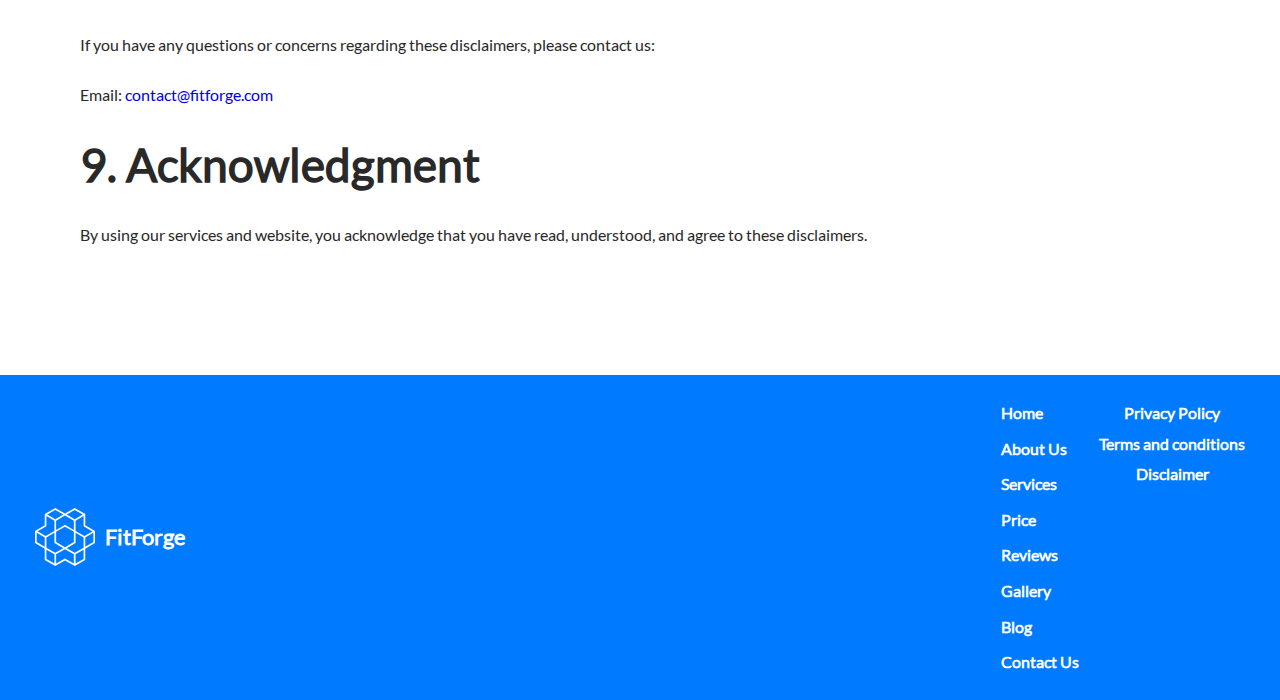
<file: disclaimer.html>
<!DOCTYPE html>
<html lang="en">

<head>
    <meta charset="UTF-8">
    <meta name="viewport" content="width=device-width, initial-scale=1.0">
    <title>FitForge Gym – Strength, Discipline, Results</title>
    <meta name="description"
        content="At FitForge Gym, we believe in building strength through discipline and determination. Train with us and see real results with customized workout programs.">
    <link rel="stylesheet" href="css/style.css">
    <link rel="icon" type="image/x-icon" href="favicon.ico">
</head>

<body>
    <div class="wrapper">
        <div id="header-placeholder"></div>
        <div class="overlay"></div>
        <main>
            <section class="disclaimer section">
                <div class="disclaimer__container">
                    <h1>Disclaimers</h1>

                    <p>Welcome to FitForge Gym! The following disclaimers outline important information regarding our
                        services and website.</p>

                    <h2>1. General Information</h2>
                    <p>The information provided by FitForge Gym on our website and through our services is for general
                        informational purposes only. While we strive to provide accurate and up-to-date information, we
                        make no warranties of any kind, express or implied, about the completeness, accuracy,
                        reliability, suitability, or availability of the information.</p>

                    <h2>2. No Professional Advice</h2>
                    <p>The content and services provided by FitForge Gym are not intended to be a substitute for
                        professional advice. Always seek the advice of qualified automotive professionals regarding any
                        questions you may have about vehicle repairs or services.</p>

                    <h2>3. Liability Limitation</h2>
                    <p>In no event shall FitForge Gym, its employees, or affiliates be liable for any direct, indirect,
                        incidental, special, consequential, or punitive damages arising from or related to your use of
                        our services or reliance on any information provided.</p>

                    <h2>4. Third-Party Links</h2>
                    <p>Our website may contain links to third-party websites. These links are provided for your
                        convenience. We do not endorse or have control over the content, privacy policies, or practices
                        of these websites, and we cannot be responsible for their actions.</p>

                    <h2>5. Service Limitations</h2>
                    <p>While we aim to provide the highest quality of service, there are factors beyond our control that
                        may affect the outcome of your vehicle's repairs. FitForge Gym is not liable for any delays,
                        damages, or failures resulting from these factors.</p>

                    <h2>6. No Guarantee of Results</h2>
                    <p>We cannot guarantee specific results or outcomes from our services. Each vehicle is unique, and
                        the effectiveness of our repairs may vary based on individual circumstances.</p>

                    <h2>7. Changes to Disclaimers</h2>
                    <p>FitForge Gym reserves the right to update or modify these disclaimers at any time without prior
                        notice. Changes will be effective immediately upon posting on our website.</p>

                    <h2>8. Contact Information</h2>
                    <p>If you have any questions or concerns regarding these disclaimers, please contact us:</p>
                    <p>Email: <a href="mailto:contact@fitforge.com">contact@fitforge.com</a></p>

                    <h2>9. Acknowledgment</h2>
                    <p>By using our services and website, you acknowledge that you have read, understood, and agree to
                        these disclaimers.</p>
                </div>
            </section>
        </main>
        <div id="footer-placeholder"></div>
    </div>
    <script src="js/header.js"></script>
    <script src="js/footer.js"></script>
    <script src="js/smooth.js"></script>
</body>

</html>
</file>
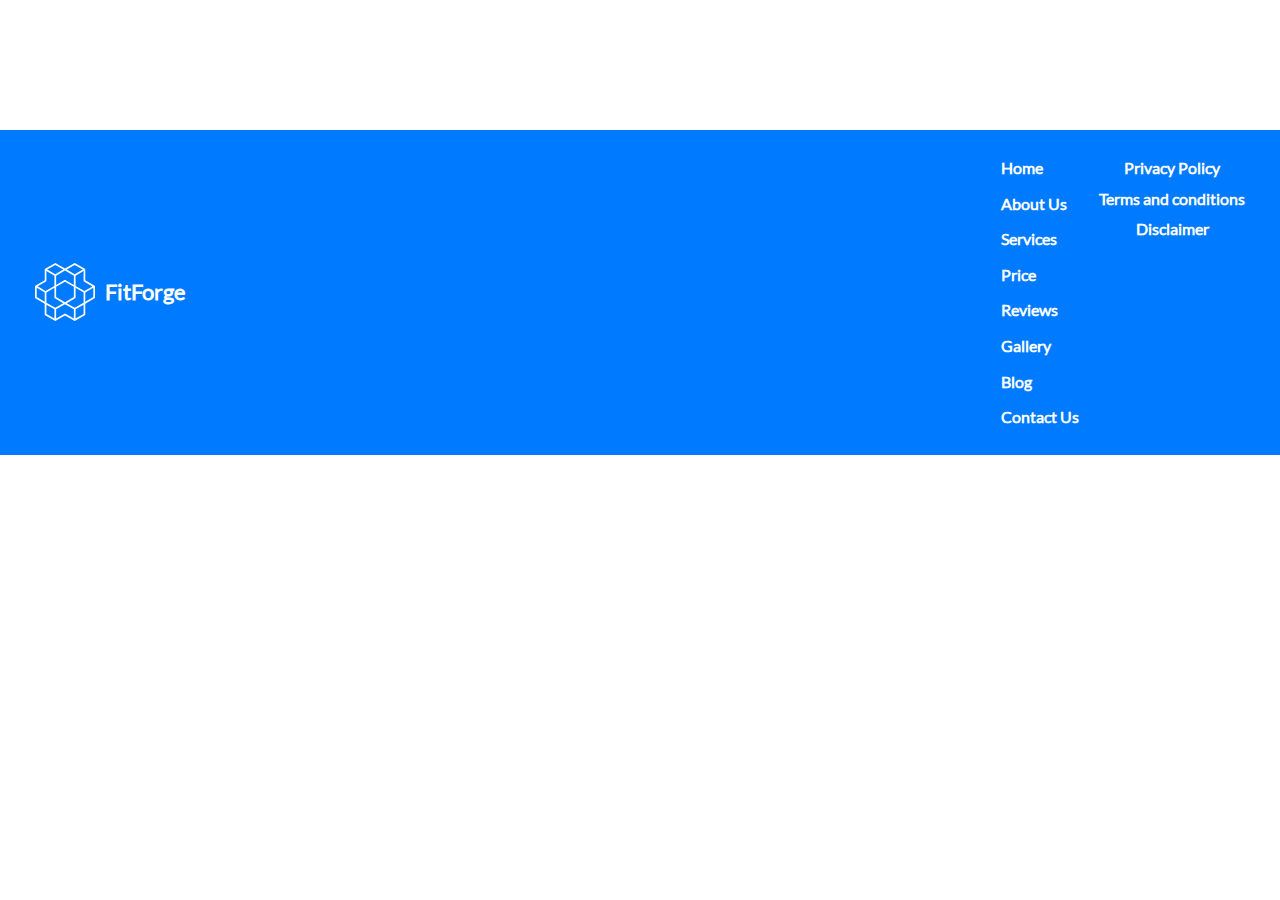
<file: footer.html>
<!DOCTYPE html>
<html lang="en">

<head>
    <meta charset="UTF-8">
    <meta name="viewport" content="width=device-width, initial-scale=1.0">
    <title>FitForge – Your Fitness Journey Starts Here</title>
<meta name="description" content="FitForge is the perfect place to begin or continue your fitness journey. Our top-tier equipment and knowledgeable trainers will guide you every step of the way.">
    <link rel="stylesheet" href="css/style.css">
    <link rel="icon" type="image/x-icon" href="favicon.ico">
</head>

<body>
    <div class="wrapper">
        <main>
            <h1 style="display: none;">a</h1>
        </main>
        <footer class="footer">

            <div class="footer__container">
                <div class="footer__top">
                    <div class="footer__logo">
                        <a class="footer__logo-link" href="index.html">
                            <img class="footer__logo-img" src="assets/img/logo.svg" alt="logo">
                            FitForge
                        </a>
                    </div>
                    <div class="footer__navigation">
                        <nav class="footer__menu">
                            <ul>
                                <li class="footer__menu-item"><a class="footer__menu-link" href="index.html">Home</a>
                                </li>
                                <li class="footer__menu-item"><a class="footer__menu-link" href="about.html">About
                                        Us</a>
                                </li>
                                <li class="footer__menu-item"><a class="footer__menu-link"
                                        href="services.html">Services</a>
                                </li>
                                <li class="footer__menu-item"><a class="footer__menu-link" href="price.html">Price</a>
                                </li>
                                <li class="footer__menu-item"><a class="footer__menu-link"
                                        href="reviews.html">Reviews</a>
                                </li>
                                <li class="footer__menu-item"><a class="footer__menu-link"
                                        href="reviews.html">Gallery</a>
                                </li>
                                <li class="footer__menu-item"><a class="footer__menu-link" href="blog.html">Blog</a>
                                </li>
                                <li class="footer__menu-item"><a class="footer__menu-link" href="contact.html">Contact
                                        Us</a>
                                </li>
                            </ul>
                        </nav>
                        <nav class="footer__terms-policy">
                            <ul>
                                <li class="footer__terms-policy-item"><a class="footer__terms-policy-link"
                                        href="privacy-policy.html">Privacy Policy</a></li>
                                <li class="footer__terms-policy-item"><a class="footer__terms-policy-link"
                                        href="terms-conditions.html">Terms and conditions</a></li>
                                <li class="footer__terms-policy-item"><a class="footer__terms-policy-link"
                                        href="disclaimer.html">Disclaimer</a></li>
                            </ul>
                        </nav>
                    </div>
                </div>
            </div>
        </footer>
    </div>

</body>

</html>
</file>
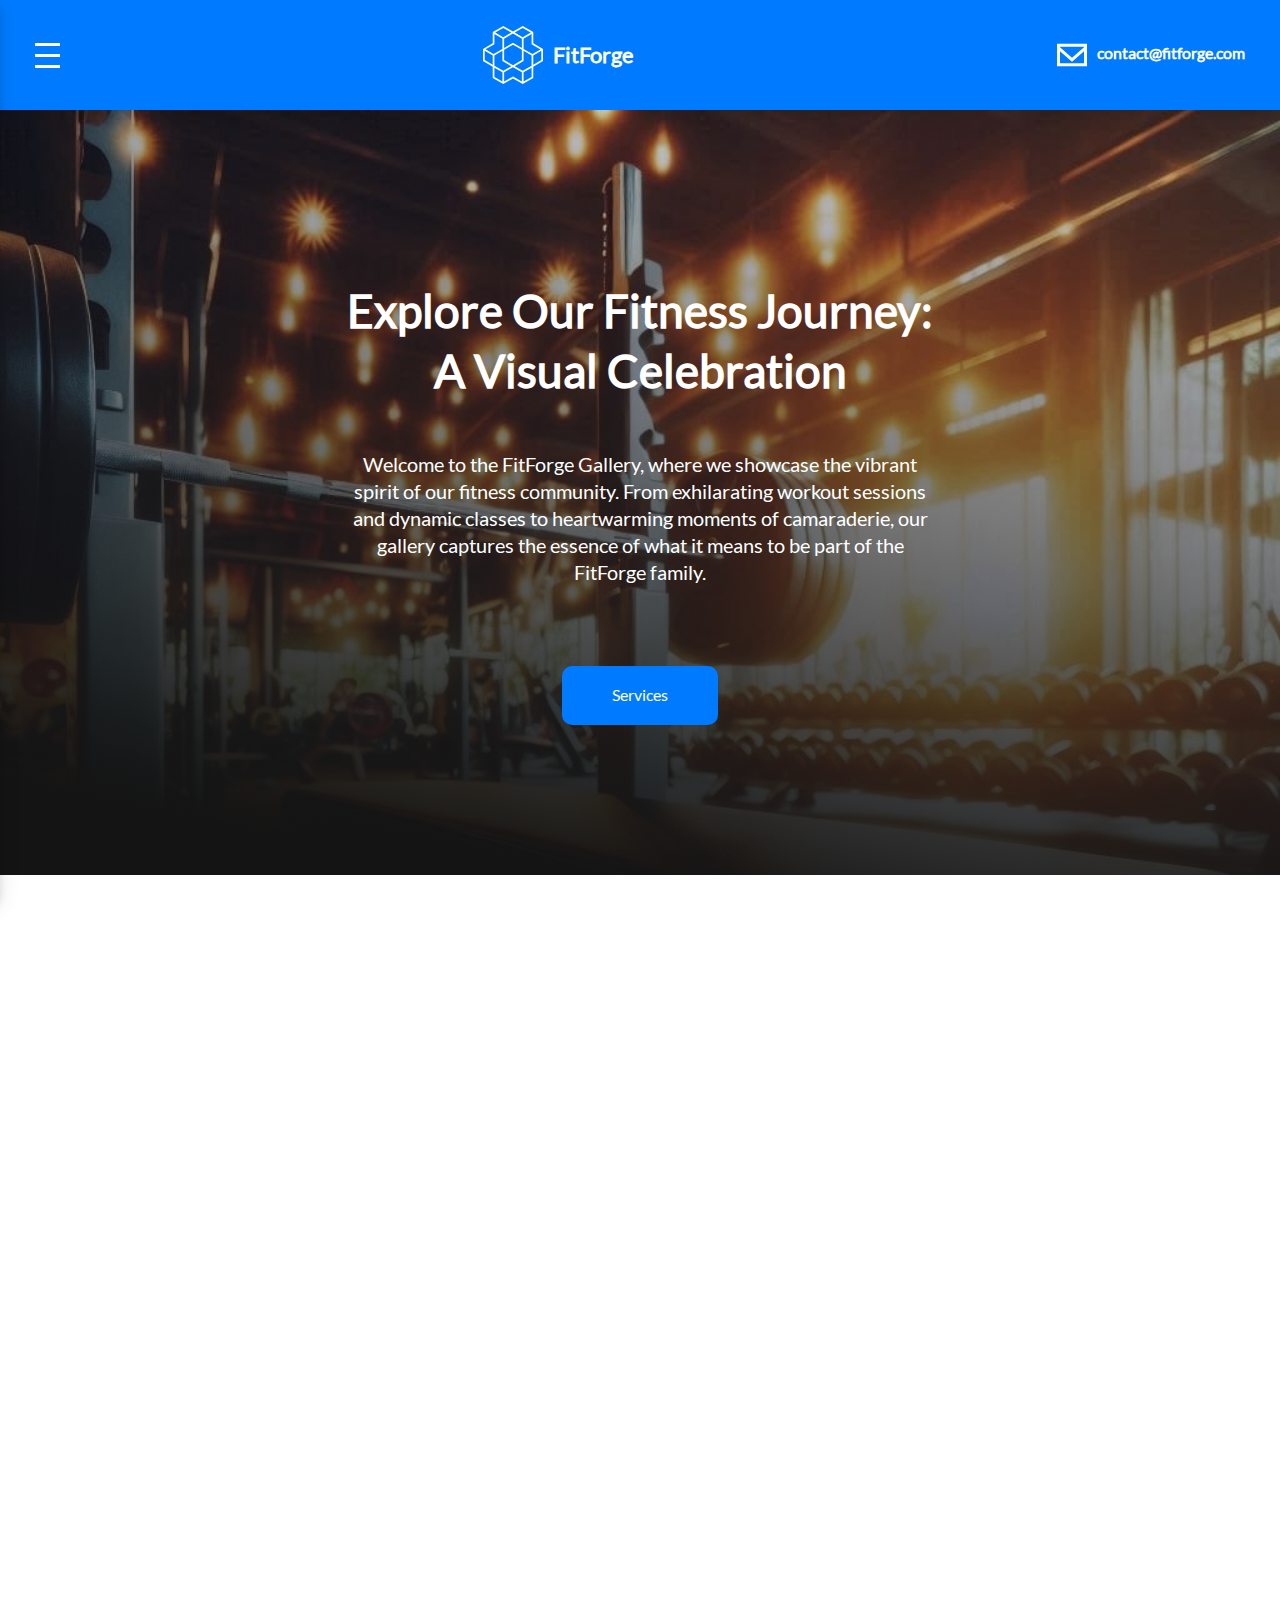
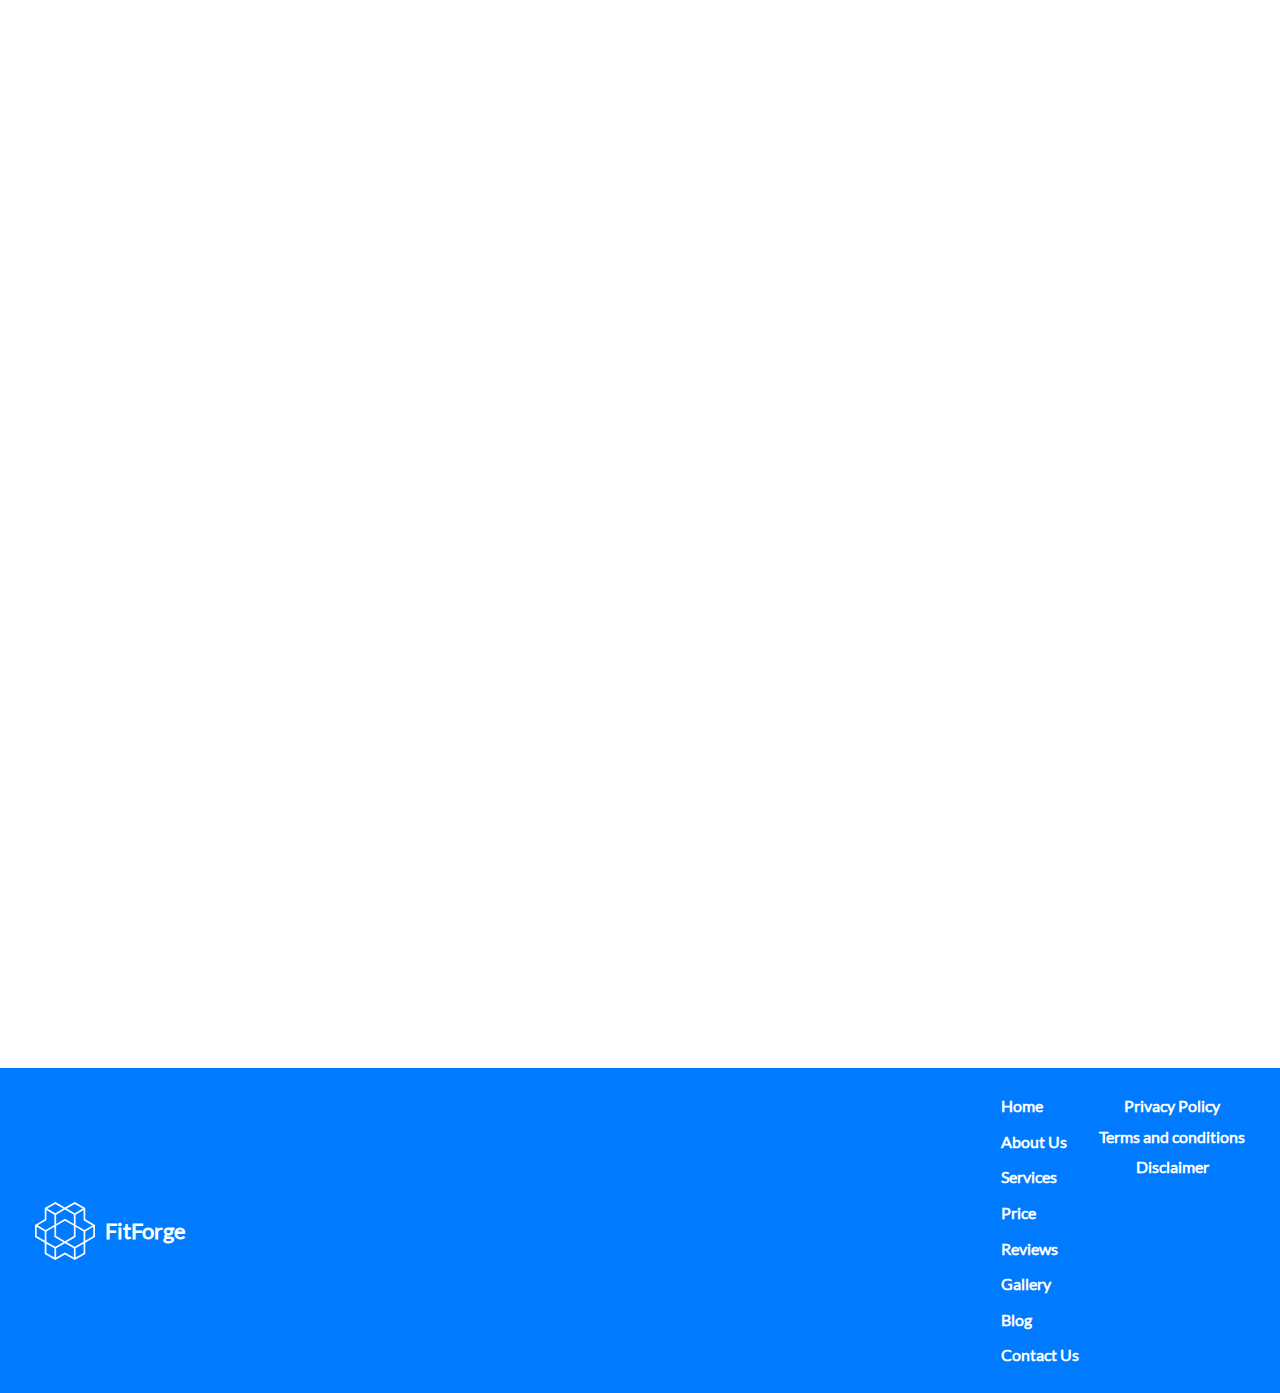
<file: gallery.html>
<!DOCTYPE html>
<html lang="en">

<head>
    <meta charset="UTF-8">
    <meta name="viewport" content="width=device-width, initial-scale=1.0">
    <title>FitForge Gym – Build Your Body, Forge Your Mind</title>
    <meta name="description"
        content="FitForge Gym combines physical strength training with mental discipline. Build your body and forge your mind in our supportive and professional environment.">
    <link rel="stylesheet" href="css/style.css">
    <link rel="icon" type="image/x-icon" href="favicon.ico">
</head>

<body>
    <div class="wrapper">
        <div id="header-placeholder"></div>
        <div class="overlay"></div>
        <main>
            <section class="gallery-baner section">
                <div class="gallery-baner__container">
                    <div class="gallery-baner__title">
                        <h1>
                            Explore Our Fitness Journey: A Visual Celebration
                        </h1>
                    </div>
                    <div class="gallery-baner__desc">
                        <p>
                            Welcome to the FitForge Gallery, where we showcase the vibrant spirit of our fitness
                            community. From exhilarating workout sessions and dynamic classes to heartwarming moments of
                            camaraderie, our gallery captures the essence of what it means to be part of the FitForge
                            family.
                        </p>
                    </div>
                    <div class="gallery-baner__btn">
                        <a href="services.html">Services</a>
                    </div>
                </div>
            </section>
            <section class="gallery-info section">
                <div class="gallery-info__container">
                    <div class="gallery-info__left">
                        <div class="gallery-info__title">
                            <h2>
                                Behind the Scenes: Capturing Our Community's Spirit
                            </h2>
                        </div>
                        <div class="gallery-info__desc">
                            <p>At FitForge, we believe that fitness is more than just physical training; it’s a journey
                                filled with camaraderie, determination, and joy. Our gallery serves as a window into
                                this vibrant community, showcasing moments that inspire and uplift. From high-energy
                                group classes to individual triumphs, each image reflects the dedication and passion of
                                our members and trainers alike.
                            </p>
                            <br>
                            <p>Explore the diverse activities that happen within our walls—whether it’s the intensity of
                                a personal training session, the laughter shared during yoga classes, or the supportive
                                smiles exchanged among friends, every photo tells a story of growth and resilience.</p>
                            <br>
                            <p>
                                We invite you to immerse yourself in these visuals and feel the energy of FitForge.
                                These snapshots represent not just workouts, but the friendships forged, the milestones
                                achieved, and the collective journey toward better health and wellness. Join us in
                                celebrating our achievements and envisioning the possibilities that lie ahead!
                            </p>

                        </div>
                    </div>
                    <div class="gallery-info__right">
                        <div class="gallery-info__img">
                            <img src="assets/img/galleryInfo.jpeg" alt="gallery-info">
                        </div>
                    </div>
                </div>
            </section>
            <div class="slider section">
                <h2 style="text-align: center; max-width: 600px;">Unleashing Potential: Captured Memories</h2>

                <div class="slide">
                    <img src="assets/img/slider1.jpeg" alt="Product 1">

                </div>

                <div class="slide">
                    <img src="assets/img/slider2.jpeg" alt="Product 2">

                </div>

                <div class="slide">
                    <img src="assets/img/slider3.jpg" alt="Product 3">
                </div>
                <button class="prev">&#10094;</button>
                <button class="next">&#10095;</button>
            </div>
        </main>
        <div id="footer-placeholder"></div>
    </div>
    <script src="js/header.js"></script>
    <script src="js/footer.js"></script>
    <script src="js/smooth.js"></script>
    <script src="js/slider.js"></script>
</body>

</html>
</file>
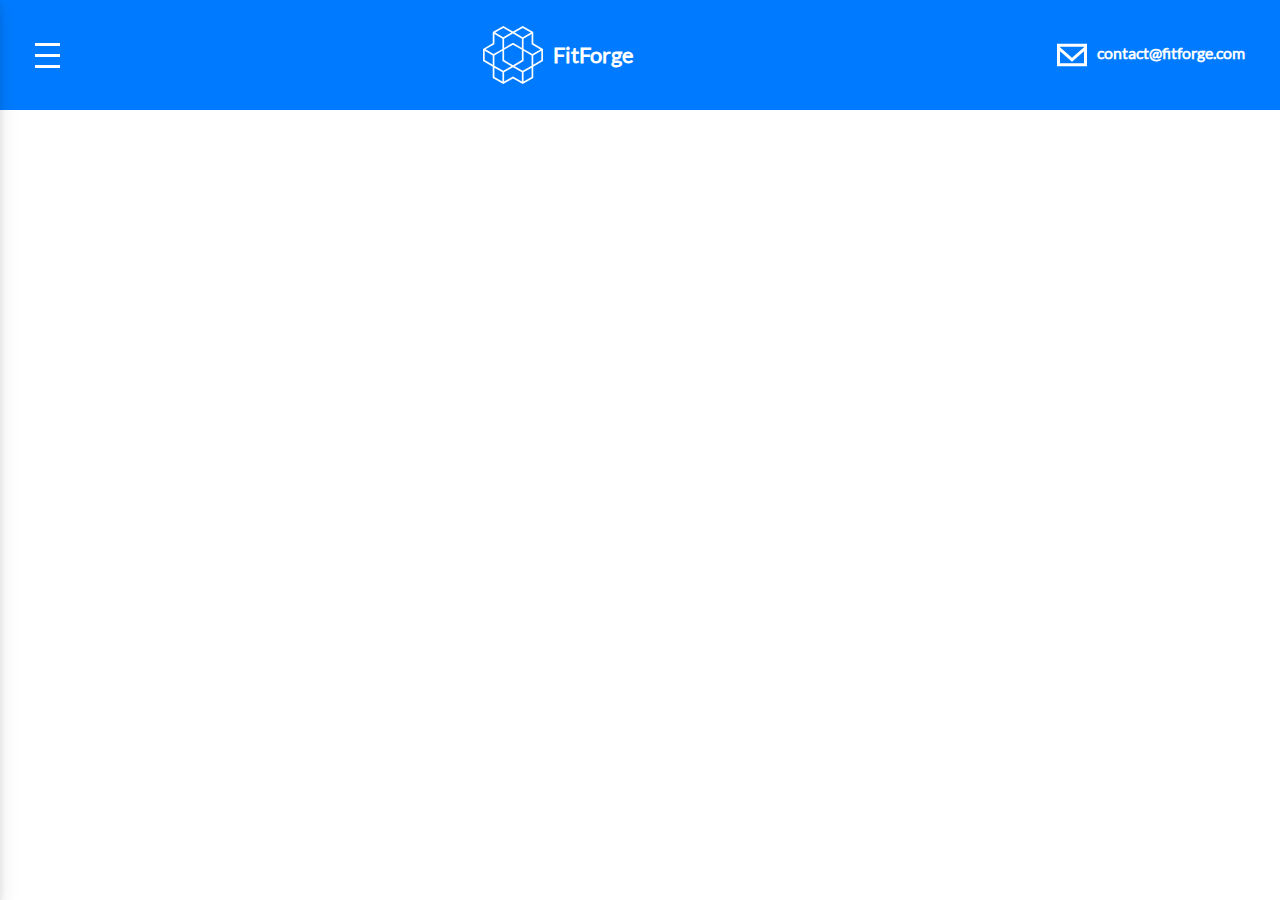
<file: header.html>
<!DOCTYPE html>
<html lang="en">

<head>
    <meta charset="UTF-8">
    <meta name="viewport" content="width=device-width, initial-scale=1.0">
    <title>FitForge Fitness – Ignite Your Power</title>
<meta name="description" content="Ignite your power at FitForge Fitness. We offer cutting-edge training programs designed to push your limits and unlock your potential.">
    <link rel="stylesheet" href="css/style.css">
    <link rel="icon" type="image/x-icon" href="favicon.ico">
</head>

<body>
    <div class="wrapper">
        <main>
            <h1 style="display: none;">s</h1>
        </main>
        <header class="header">
            <div class="header__main">
                <div class="burger-menu">
                    <div class="menu-toggle" id="menu-toggle">
                        <div class="bar"></div>
                        <div class="bar"></div>
                        <div class="bar"></div>
                    </div>
                </div>
                <nav class="nav-links" id="nav-links">
                    <div class="header__items">
                        <div class="header__item">
                            <img src="assets/img/email.svg" alt="E-Mail">
                            <a href="mailto:contact@fitforge.com">contact@fitforge.com</a>
                        </div>
                    </div>
                    <ul>
                        <li class="mobile-menu__item"><a href="index.html" class="mobile-menu__link">Home</a></li>
                        <li class="mobile-menu__item"><a href="about.html" class="mobile-menu__link">About Us</a></li>
                        <li class="mobile-menu__item"><a class="mobile-menu__link" href="services.html">Services</a>
                        </li>
                        <li class="mobile-menu__item"><a href="price.html" class="mobile-menu__link">Price</a></li>
                        <li class="mobile-menu__item"><a href="reviews.html" class="mobile-menu__link">Reviews</a></li>
                        <li class="mobile-menu__item"><a href="gallery.html" class="mobile-menu__link">Gallery</a></li>
                        <li class="mobile-menu__item"><a href="blog.html" class="mobile-menu__link">Blog</a></li>
                        <li class="mobile-menu__item"><a class="mobile-menu__link goal" href="contact.html">Contact</a>
                        </li>
                    </ul>
                </nav>
                <div class="header__logo">
                    <a class="header__logo-link" href="index.html">
                        <img class="header__logo-img" src="assets/img/logo.svg" alt="logo">
                        <p>FitForge</p>
                    </a>
                </div>
                <div class="header__phone">
                    <img src="assets/img/email.svg" alt="E-Mail">
                    <a href="mailto:contact@fitforge.com">contact@fitforge.com</a>
                </div>
            </div>
        </header>
    </div>
</body>

</html>
</file>
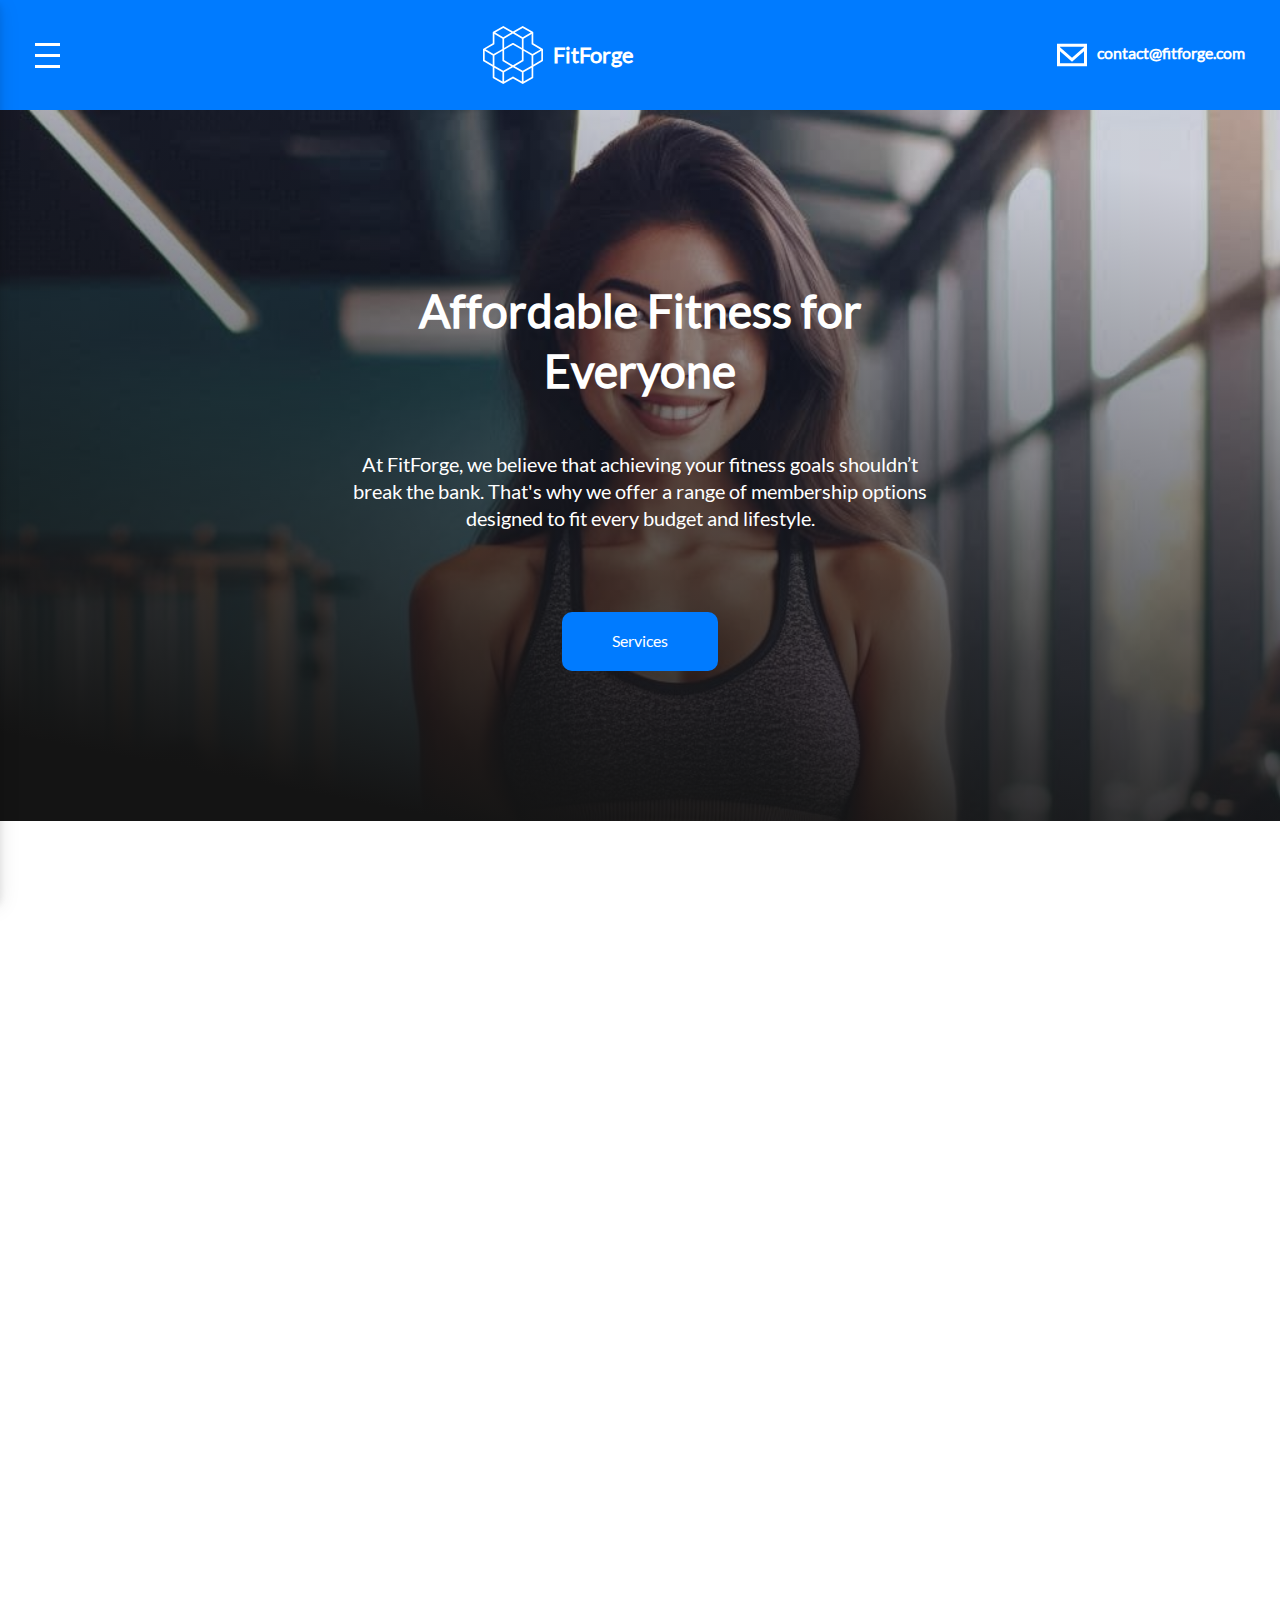
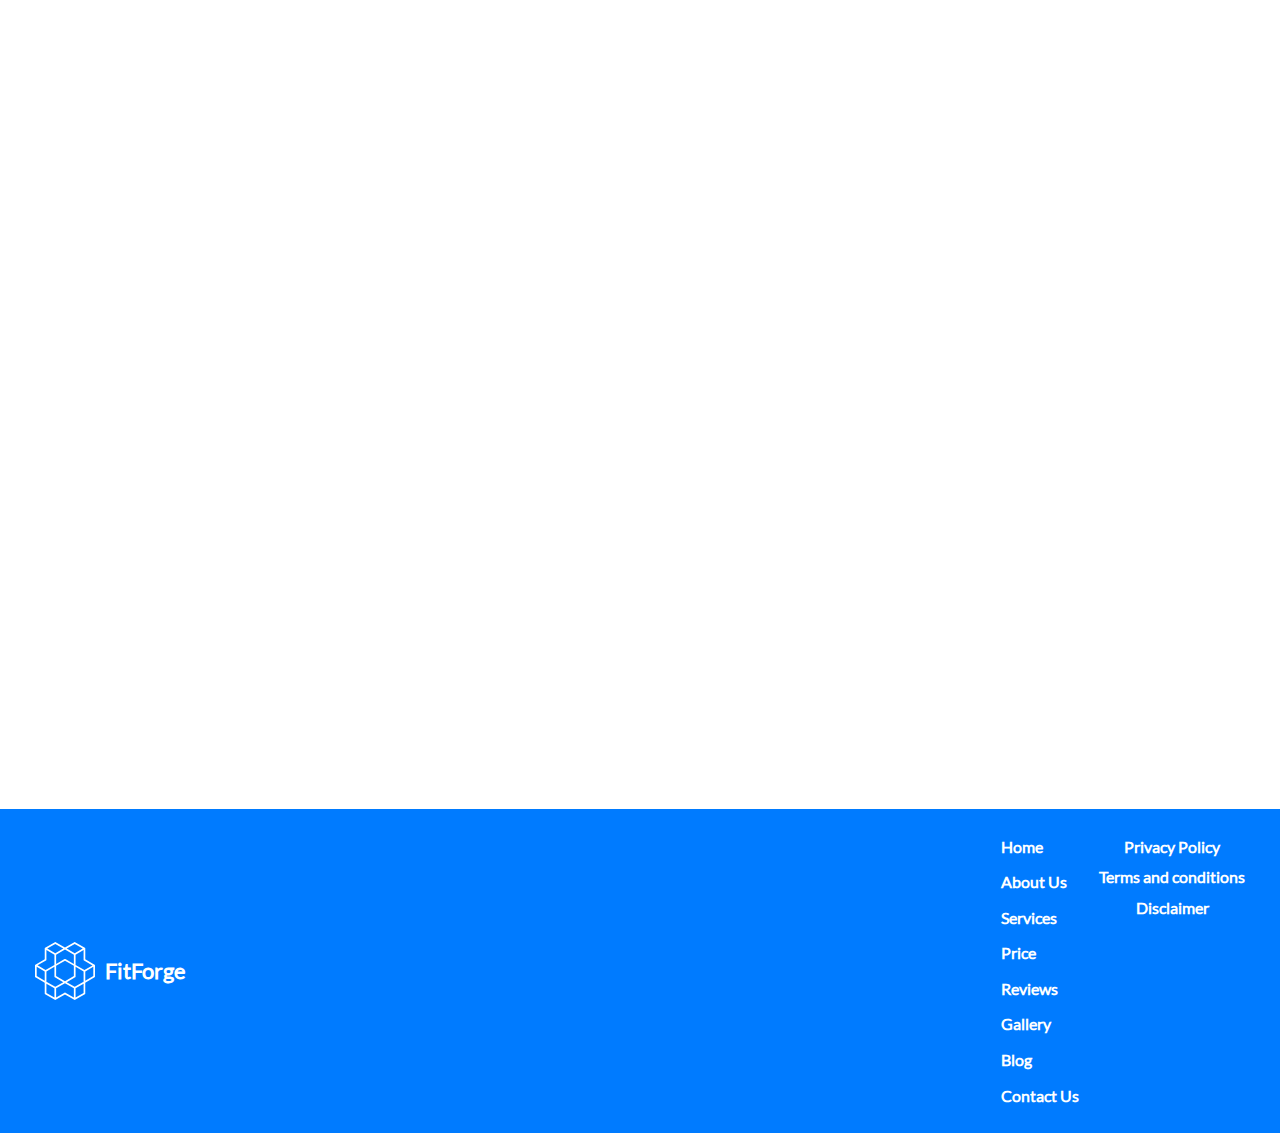
<file: price.html>
<!DOCTYPE html>
<html lang="en">

<head>
    <meta charset="UTF-8">
    <meta name="viewport" content="width=device-width, initial-scale=1.0">
    <title>FitForge Gym – Where Strength is Forged</title>
    <meta name="description"
        content="Forge your strength at FitForge Gym with cutting-edge equipment, experienced trainers, and a motivating environment. Start your fitness journey with us today.">
    <link rel="stylesheet" href="css/style.css">
    <link rel="icon" type="image/x-icon" href="favicon.ico">
</head>

<body>
    <div class="wrapper">
        <div id="header-placeholder"></div>
        <div class="overlay"></div>
        <main>
            <section class="price-baner section">
                <div class="price-baner__container">
                    <div class="price-baner__title">
                        <h1>
                            Affordable Fitness for Everyone
                        </h1>
                    </div>
                    <div class="price-baner__desc">
                        <p>
                            At FitForge, we believe that achieving your fitness goals shouldn’t break the bank. That's
                            why we offer a range of membership options designed to fit every budget and lifestyle.
                        </p>
                    </div>
                    <div class="price-baner__btn">
                        <a href="services.html">Services</a>
                    </div>
                </div>
            </section>
            <section class="pricing section">
                <div class="pricing__container">
                    <div class="pricing__title">
                        <h2>
                            Unlock Your Fitness Journey: Choose Your Plan
                        </h2>
                    </div>
                    <div class="pricing__items">
                        <div class="pricing__item">
                            <div class="pricing__item-title">
                                <h3>
                                    Basic Membership
                                </h3>
                            </div>
                            <div class="pricing__item-price">
                                <p>
                                    $29/month
                                </p>
                            </div>
                            <div class="pricing__item-desc">
                                <p>
                                    Access to gym facilities and group fitness classes. Perfect for those starting their
                                    fitness journey!
                                </p>
                            </div>
                        </div>
                        <div class="pricing__item">
                            <div class="pricing__item-title">
                                <h3>
                                    Standard Membership
                                </h3>
                            </div>
                            <div class="pricing__item-price">
                                <p>
                                    $49/month
                                </p>
                            </div>
                            <div class="pricing__item-desc">
                                <p>
                                    All Basic Membership benefits plus personalized training sessions and nutrition
                                    coaching.
                                </p>
                            </div>
                        </div>
                        <div class="pricing__item">
                            <div class="pricing__item-title">
                                <h3>
                                    Premium Membership
                                </h3>
                            </div>
                            <div class="pricing__item-price">
                                <p>
                                    $69/month
                                </p>
                            </div>
                            <div class="pricing__item-desc">
                                <p>
                                    Includes all Standard Membership benefits, unlimited access to specialty classes,
                                    and wellness workshops.
                                </p>
                            </div>
                        </div>
                        <div class="pricing__item">
                            <div class="pricing__item-title">
                                <h3>
                                    Family Membership
                                </h3>
                            </div>
                            <div class="pricing__item-price">
                                <p>
                                    $99/month
                                </p>
                            </div>
                            <div class="pricing__item-desc">
                                <p>
                                    Ideal for families! Enjoy all benefits of Premium Membership for up to four family
                                    members.
                                </p>
                            </div>
                        </div>
                    </div>
                </div>
            </section>
            <section class="pricing-info section">
                <div class="pricing-info__container">
                    <div class="pricing-info__left">
                        <div class="pricing-info__title">
                            <h2>
                                Our Pricing Values: Affordable Plans for Everyone
                            </h2>
                        </div>
                        <div class="pricing-info__desc">
                            <p>
                                At FitForge, we understand that fitness is a personal journey, and our pricing reflects
                                our commitment to making it accessible for everyone. We strive to offer a variety of
                                membership plans that cater to different lifestyles and budgets while maintaining the
                                highest quality of service and support. Our core values of transparency, fairness, and
                                community drive our pricing strategy, ensuring that you receive the best value for your
                                investment in health and wellness.
                            </p>
                        </div>
                        <div class="pricing-info__items">
                            <div class="pricing-info__item">
                                <div class="pricing-info__item-img">
                                    <img src="assets/img/check.svg" alt="pricing">
                                </div>
                                <div class="pricing-info__item-title">
                                    <h3>
                                        Transparency
                                    </h3>
                                </div>
                            </div>
                            <div class="pricing-info__item">
                                <div class="pricing-info__item-img">
                                    <img src="assets/img/check.svg" alt="pricing">
                                </div>
                                <div class="pricing-info__item-title">
                                    <h3>
                                        Affordability
                                    </h3>
                                </div>
                            </div>
                            <div class="pricing-info__item">
                                <div class="pricing-info__item-img">
                                    <img src="assets/img/check.svg" alt="pricing">
                                </div>
                                <div class="pricing-info__item-title">
                                    <h3>
                                        Flexibility
                                    </h3>
                                </div>
                            </div>
                            <div class="pricing-info__item">
                                <div class="pricing-info__item-img">
                                    <img src="assets/img/check.svg" alt="pricing">
                                </div>
                                <div class="pricing-info__item-title">
                                    <h3>
                                        Share Your Experience: Help Us Grow!
                                    </h3>
                                </div>
                            </div>
                        </div>
                    </div>
                    <div class="pricing-info__right">
                        <div class="pricing-info__img">
                            <img src="assets/img/pricingInfo.jpeg" alt="pricing">
                        </div>
                    </div>
                </div>
            </section>
        </main>
        <div id="footer-placeholder"></div>
    </div>
    <script src="js/header.js"></script>
    <script src="js/footer.js"></script>
    <script src="js/smooth.js"></script>
</body>

</html>
</file>
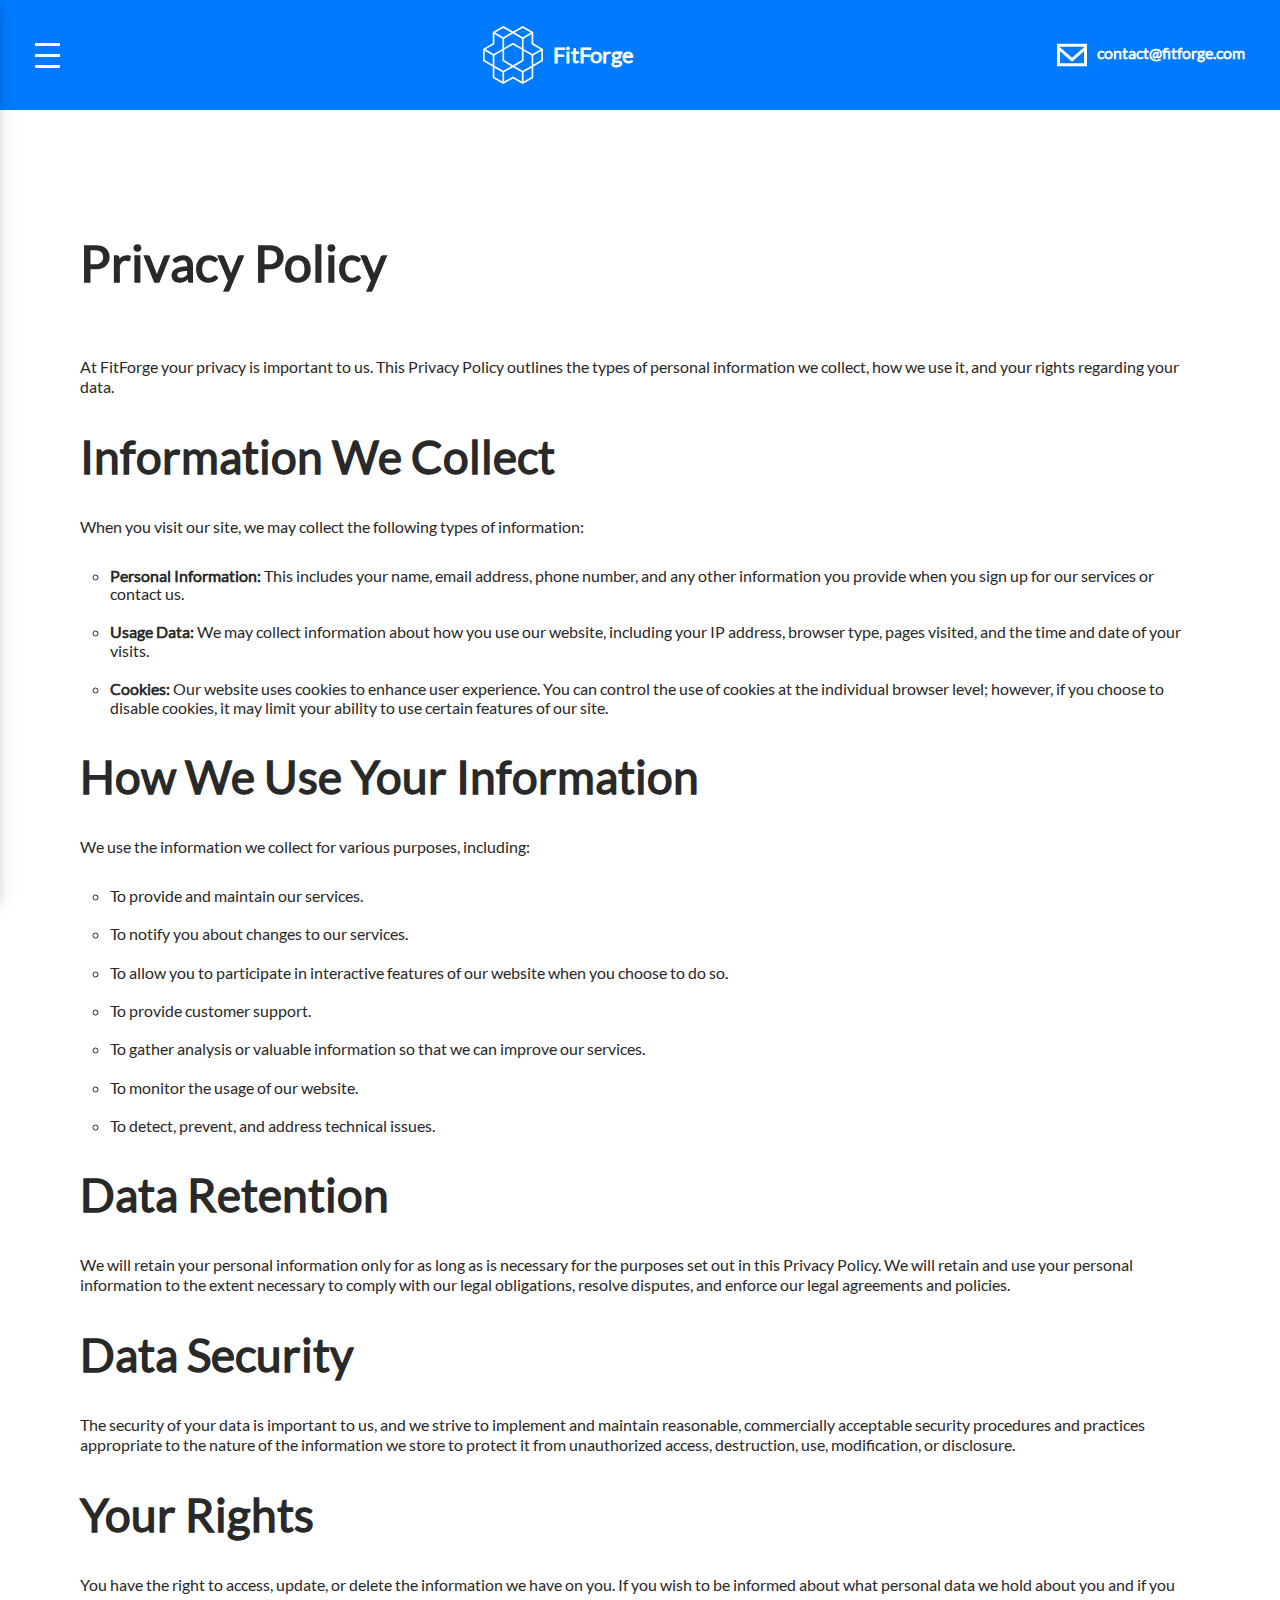
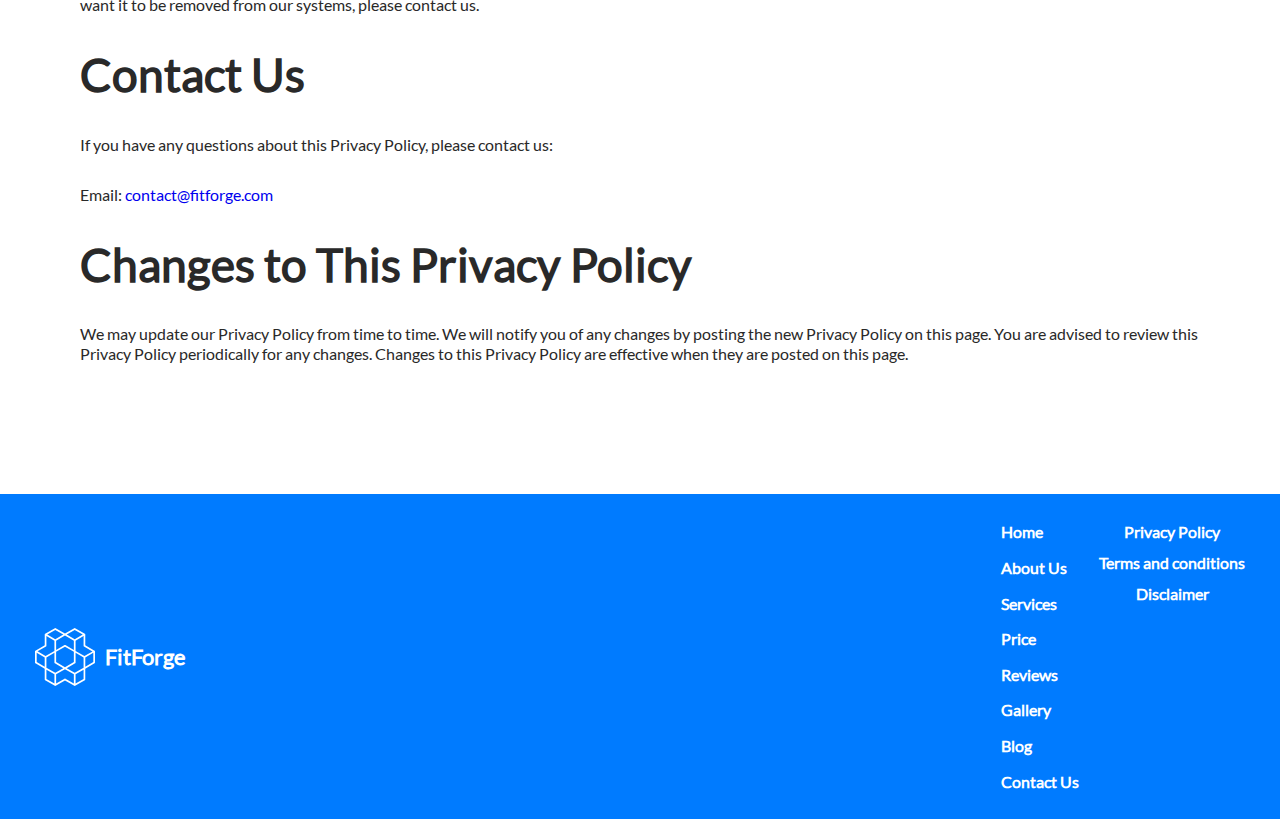
<file: privacy-policy.html>
<!DOCTYPE html>
<html lang="en">

<head>
    <meta charset="UTF-8">
    <meta name="viewport" content="width=device-width, initial-scale=1.0">
    <title>FitForge – Elevate Your Fitness Game</title>
    <meta name="description"
        content="FitForge helps you elevate your fitness game with targeted workout programs, modern equipment, and expert coaching. Challenge yourself and achieve greatness.">
    <link rel="stylesheet" href="css/style.css">
    <link rel="icon" type="image/x-icon" href="favicon.ico">
</head>

<body>
    <div class="wrapper">
        <div id="header-placeholder"></div>
        <div class="overlay"></div>
        <main>
            <section class="privacy section">
                <div class="privacy__container">
                    <h1>Privacy Policy</h1>
                    <p>At FitForge your privacy is important to us. This Privacy
                        Policy outlines the types of personal information we collect, how we use it, and your rights
                        regarding your data.</p>

                    <h2>Information We Collect</h2>
                    <p>When you visit our site, we may collect the following types of information:</p>
                    <ul>
                        <li><strong>Personal Information:</strong> This includes your name, email address, phone number,
                            and any other information you provide when you sign up for our services or contact us.</li>
                        <li><strong>Usage Data:</strong> We may collect information about how you use our website,
                            including your IP address, browser type, pages visited, and the time and date of your
                            visits.</li>
                        <li><strong>Cookies:</strong> Our website uses cookies to enhance user experience. You can
                            control the use of cookies at the individual browser level; however, if you choose to
                            disable cookies, it may limit your ability to use certain features of our site.</li>
                    </ul>

                    <h2>How We Use Your Information</h2>
                    <p>We use the information we collect for various purposes, including:</p>
                    <ul>
                        <li>To provide and maintain our services.</li>
                        <li>To notify you about changes to our services.</li>
                        <li>To allow you to participate in interactive features of our website when you choose to do so.
                        </li>
                        <li>To provide customer support.</li>
                        <li>To gather analysis or valuable information so that we can improve our services.</li>
                        <li>To monitor the usage of our website.</li>
                        <li>To detect, prevent, and address technical issues.</li>
                    </ul>

                    <h2>Data Retention</h2>
                    <p>We will retain your personal information only for as long as is necessary for the purposes set
                        out in this Privacy Policy. We will retain and use your personal information to the extent
                        necessary to comply with our legal obligations, resolve disputes, and enforce our legal
                        agreements and policies.</p>

                    <h2>Data Security</h2>
                    <p>The security of your data is important to us, and we strive to implement and maintain reasonable,
                        commercially acceptable security procedures and practices appropriate to the nature of the
                        information we store to protect it from unauthorized access, destruction, use, modification, or
                        disclosure.</p>

                    <h2>Your Rights</h2>
                    <p>You have the right to access, update, or delete the information we have on you. If you wish to be
                        informed about what personal data we hold about you and if you want it to be removed from our
                        systems, please contact us.</p>

                    <h2>Contact Us</h2>
                    <p>If you have any questions about this Privacy Policy, please contact us:</p>
                    <p>Email: <a href="mailto:contact@fitforge.com">contact@fitforge.com</a></p>

                    <h2>Changes to This Privacy Policy</h2>
                    <p>We may update our Privacy Policy from time to time. We will notify you of any changes by posting
                        the new Privacy Policy on this page. You are advised to review this Privacy Policy periodically
                        for any changes. Changes to this Privacy Policy are effective when they are posted on this page.
                    </p>

                </div>
            </section>
        </main>
        <div id="footer-placeholder"></div>
    </div>
    <script src="js/header.js"></script>
    <script src="js/footer.js"></script>
    <script src="js/smooth.js"></script>
</body>

</html>
</file>
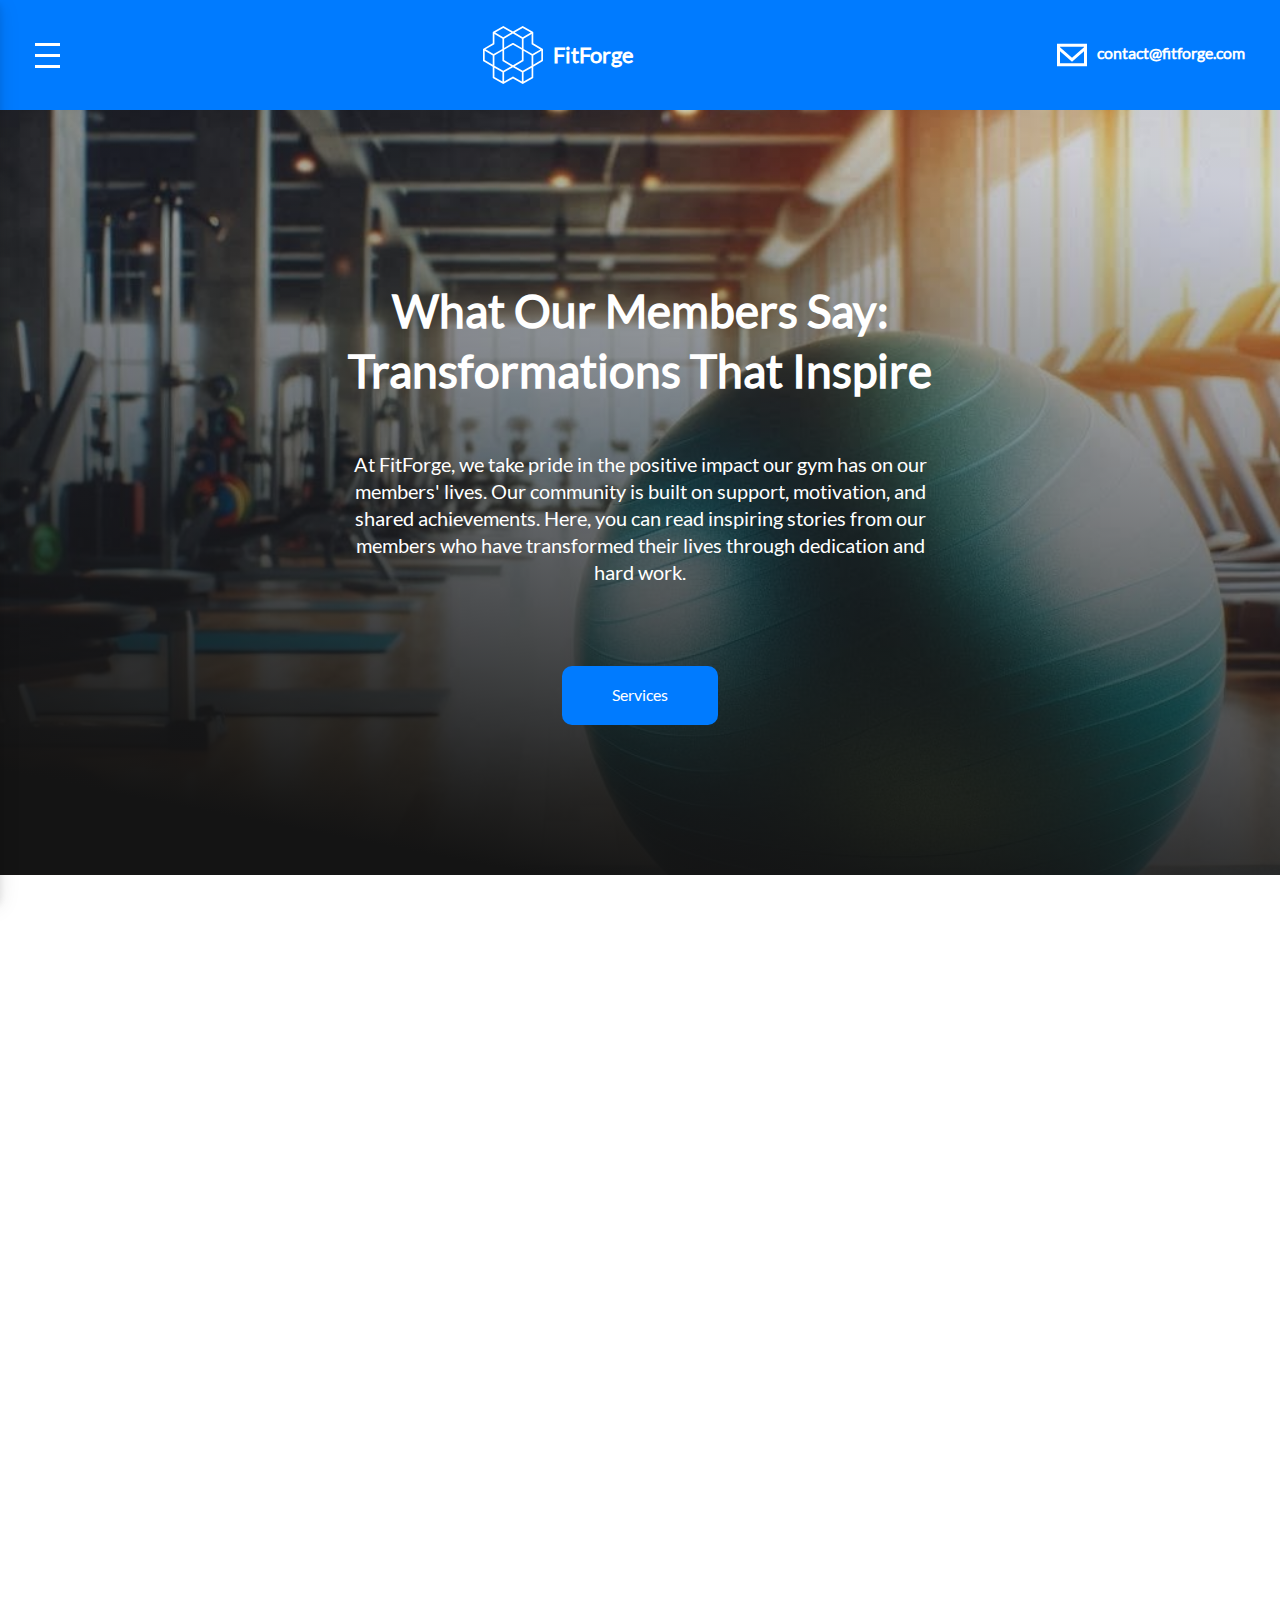
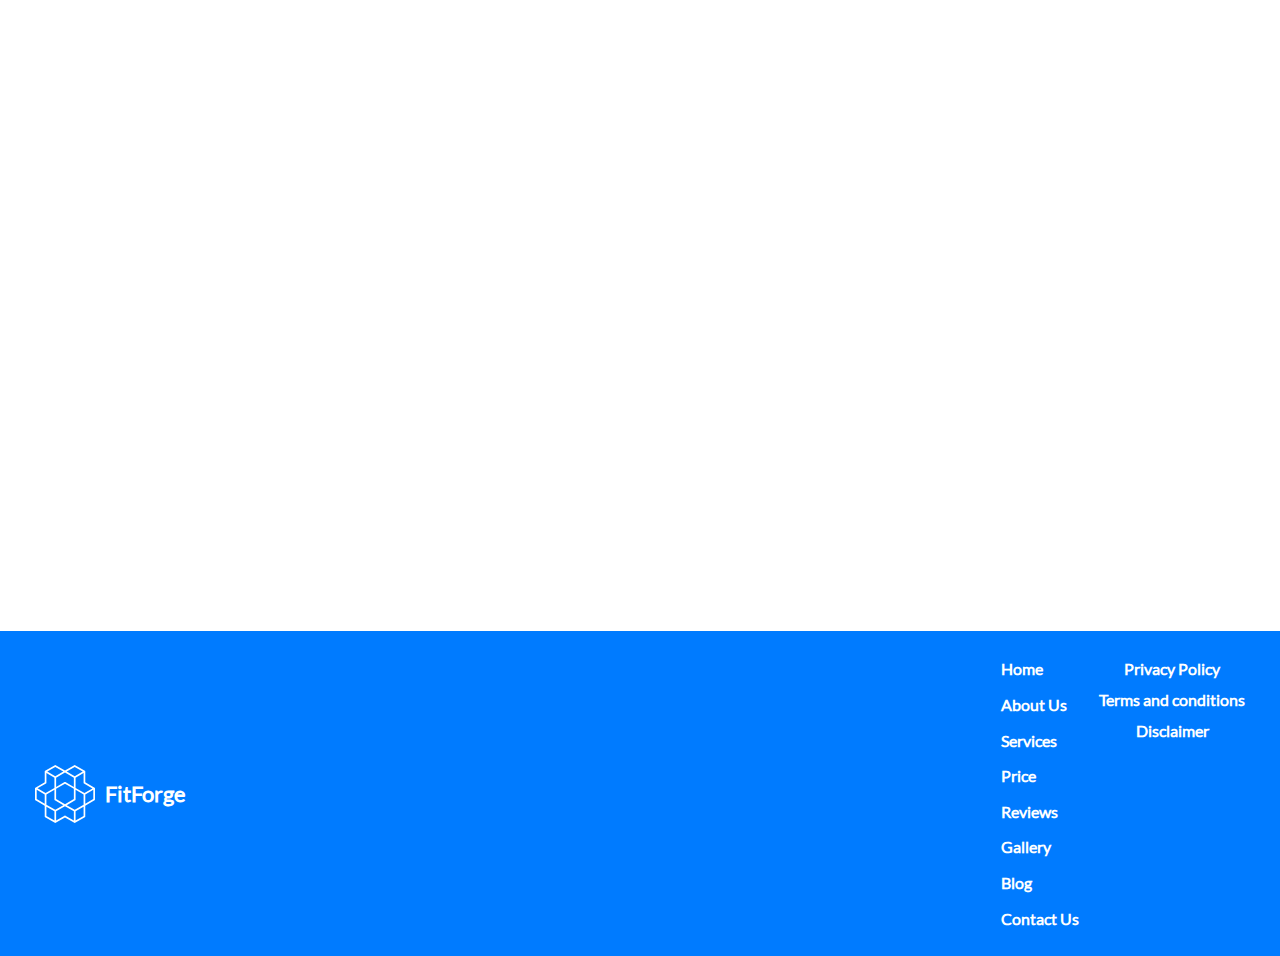
<file: reviews.html>
<!DOCTYPE html>
<html lang="en">

<head>
    <meta charset="UTF-8">
    <meta name="viewport" content="width=device-width, initial-scale=1.0">
    <title>FitForge Fitness – Train, Transform, Thrive</title>
    <meta name="description"
        content="At FitForge Fitness, we help you train effectively, transform your body, and thrive in every aspect of your fitness journey. Visit us to experience the difference.">
    <link rel="stylesheet" href="https://unpkg.com/swiper/swiper-bundle.min.css" />
    <link rel="stylesheet" href="css/style.css">
    <link rel="icon" type="image/x-icon" href="favicon.ico">
</head>

<body>
    <div class="wrapper">
        <div id="header-placeholder"></div>
        <div class="overlay"></div>
        <main>
            <section class="reviews-baner section">
                <div class="reviews-baner__container">
                    <div class="reviews-baner__title">
                        <h1>
                            What Our Members Say: Transformations That Inspire
                        </h1>
                    </div>
                    <div class="reviews-baner__desc">
                        <p>
                            At FitForge, we take pride in the positive impact our gym has on our members' lives. Our
                            community is built on support, motivation, and shared achievements. Here, you can read
                            inspiring stories from our members who have transformed their lives through dedication and
                            hard work.
                        </p>
                    </div>
                    <div class="reviews-baner__btn">
                        <a href="services.html">Services</a>
                    </div>
                </div>
            </section>
            <section class="reviews section">
                <div class="reviews__container">
                    <div class="reviews__title">
                        <h2>What Our Members Say</h2>
                    </div>
                    <div class="swiper reviews__items">
                        <div class="swiper-wrapper">
                            <div class="swiper-slide reviews__item">
                                <div class="reviews__item-top">
                                    <div class="reviews__item-rate">
                                        <img src="assets/img/star.svg" alt="rate">
                                        <img src="assets/img/star.svg" alt="rate">
                                        <img src="assets/img/star.svg" alt="rate">
                                        <img src="assets/img/star.svg" alt="rate">
                                        <img src="assets/img/star.svg" alt="rate">
                                    </div>
                                    <div class="reviews__item-name">
                                        <p>Sarah</p>
                                    </div>
                                </div>
                                <div class="reviews__item-bottom">
                                    <p>
                                    <p>"FitForge has completely transformed my approach to fitness! The trainers are knowledgeable and supportive, making every workout enjoyable. I’ve seen incredible results!"</p>
                                    </p>
                                </div>
                            </div>
                            <div class="swiper-slide reviews__item">
                                <div class="reviews__item-top">
                                    <div class="reviews__item-rate">
                                        <img src="assets/img/star.svg" alt="rate">
                                        <img src="assets/img/star.svg" alt="rate">
                                        <img src="assets/img/star.svg" alt="rate">
                                        <img src="assets/img/star.svg" alt="rate">
                                        <img src="assets/img/star.svg" alt="rate">
                                    </div>
                                    <div class="reviews__item-name">
                                        <p>Michael</p>
                                    </div>
                                </div>
                                <div class="reviews__item-bottom">
                                    <p>"Joining FitForge was one of the best decisions I’ve ever made. The community is so welcoming, and I love the variety of classes offered. I feel stronger and more confident!"</p>
                                </div>
                            </div>
                            <div class="swiper-slide reviews__item">
                                <div class="reviews__item-top">
                                    <div class="reviews__item-rate">
                                        <img src="assets/img/star.svg" alt="rate">
                                        <img src="assets/img/star.svg" alt="rate">
                                        <img src="assets/img/star.svg" alt="rate">
                                        <img src="assets/img/star.svg" alt="rate">
                                        <img src="assets/img/star.svg" alt="rate">
                                    </div>
                                    <div class="reviews__item-name">
                                        <p>Emily</p>
                                    </div>
                                </div>
                                <div class="reviews__item-bottom">
                                    <p>"I appreciate how FitForge focuses on individual goals. The personal training sessions have helped me push my limits, and I’m achieving things I never thought possible!"
                                    </p>
                                </div>
                            </div>
                            <div class="swiper-slide reviews__item">
                                <div class="reviews__item-top">
                                    <div class="reviews__item-rate">
                                        <img src="assets/img/star.svg" alt="rate">
                                        <img src="assets/img/star.svg" alt="rate">
                                        <img src="assets/img/star.svg" alt="rate">
                                        <img src="assets/img/star.svg" alt="rate">
                                        <img src="assets/img/star.svg" alt="rate">
                                    </div>
                                    <div class="reviews__item-name">
                                        <p>David</p>
                                    </div>
                                </div>
                                <div class="reviews__item-bottom">
                                    <p>"The atmosphere at FitForge is motivating and uplifting. I love coming here to work out, and I’ve made great friends along the way. Highly recommend!"</p>
                                </div>
                            </div>
                        </div>

                        <div class="swiper-button-next"></div>
                        <div class="swiper-button-prev"></div>

                        <div class="swiper-pagination"></div>
                    </div>
                </div>
            </section>
            <section class="review section">
                <div class="review__container">
                    <div class="review__left">
                        <div class="review__img">
                            <img src="assets/img/review.jpeg" alt="review">
                        </div>
                    </div>
                    <div class="review__right">
                        <div class="review__title">
                            <h2>
                                Share Your Experience
                            </h2>
                        </div>
                        <form class="review__form" action="thanks_form.php" method="post">
                            <div class="review__form-main">
                                <input type="email" placeholder="Your email" required name="email">
                                <textarea name="message" placeholder="Your Review" cols="30" rows="10"
                                    required></textarea>
                                <button type="submit" required>Send</button>
                            </div>
                            <div class="checkbox-review">
                                <input name="privacy" value="on" type="checkbox" required>
                                <span>I accept
                                    <a href="privacy-policy.html">
                                        the Privacy Policy
                                    </a>
                                </span>
                            </div>
                        </form>
                    </div>
                </div>
            </section>
        </main>
        <div id="footer-placeholder"></div>
    </div>
    <script src="js/header.js"></script>
    <script src="js/footer.js"></script>
    <script src="js/smooth.js"></script>
    <script src="https://unpkg.com/swiper/swiper-bundle.min.js"></script>
    <script src="js/swiper.js"></script>
</body>

</html>
</file>
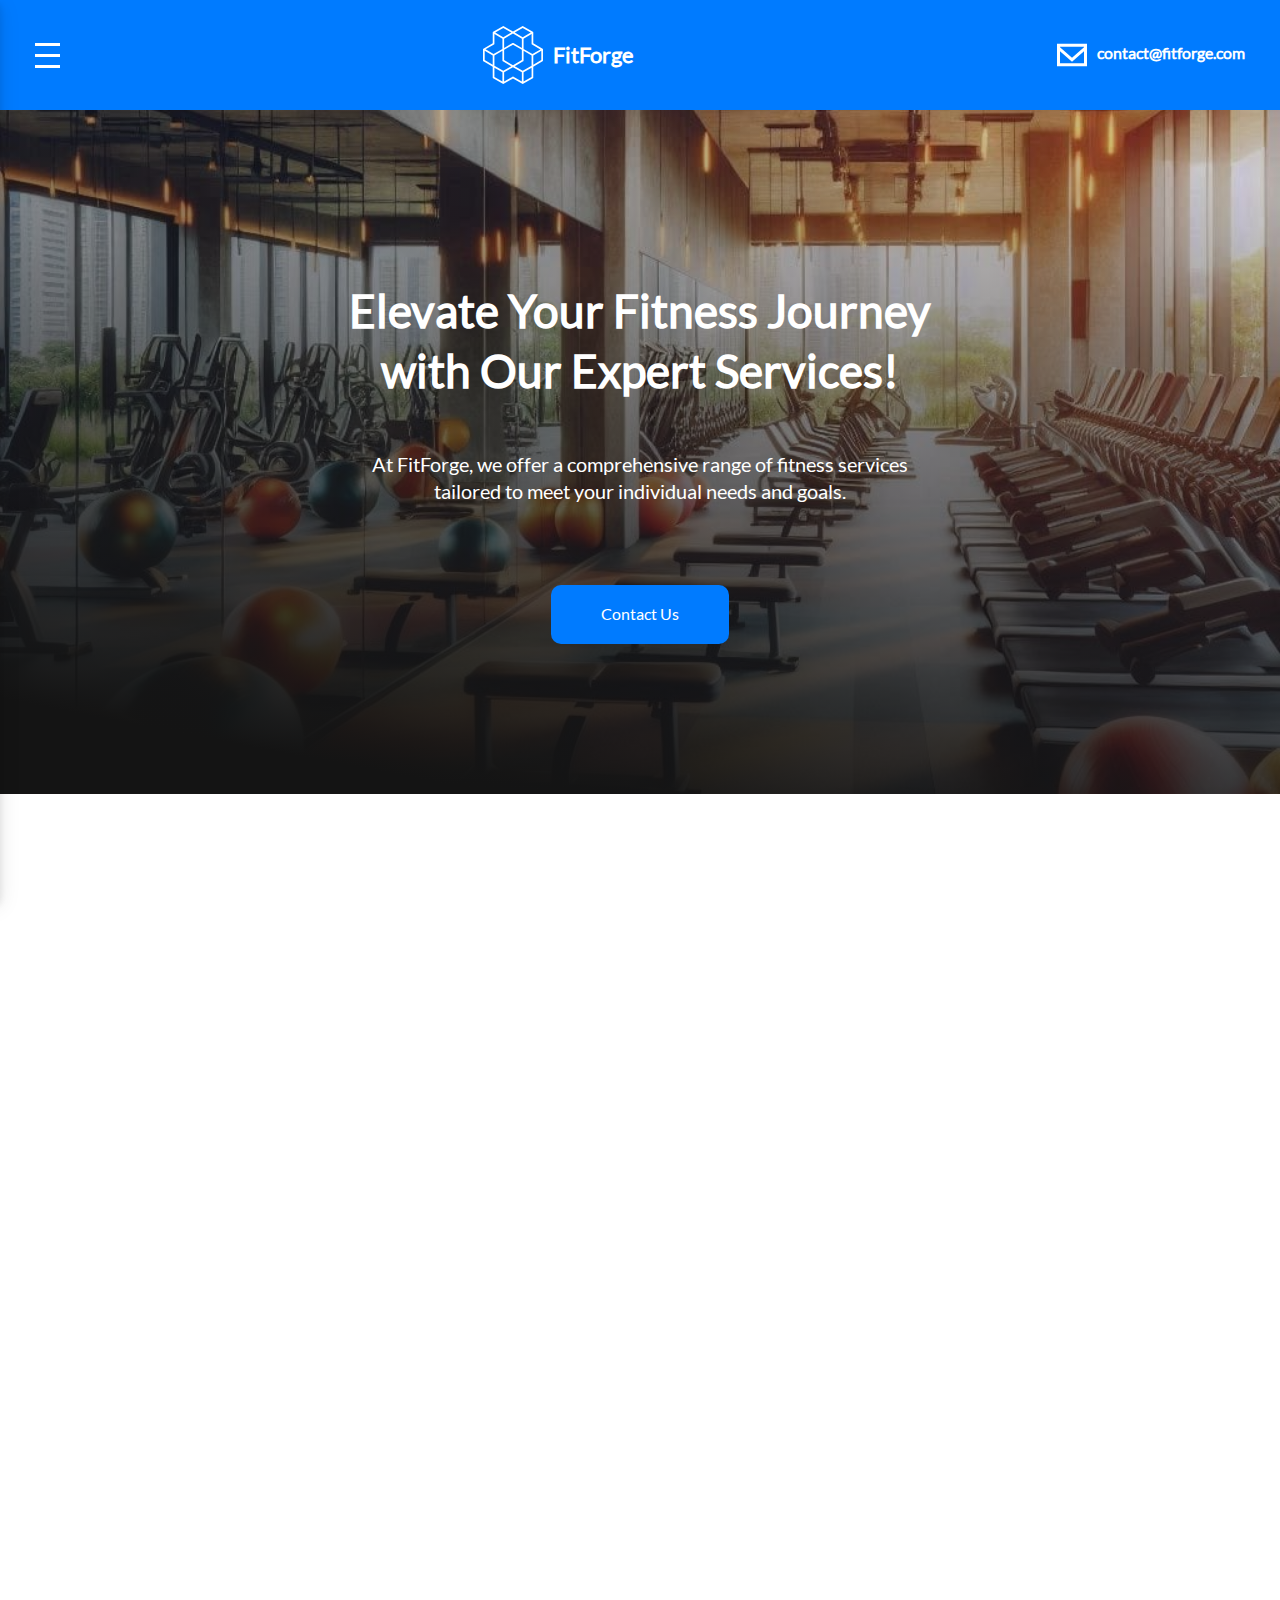
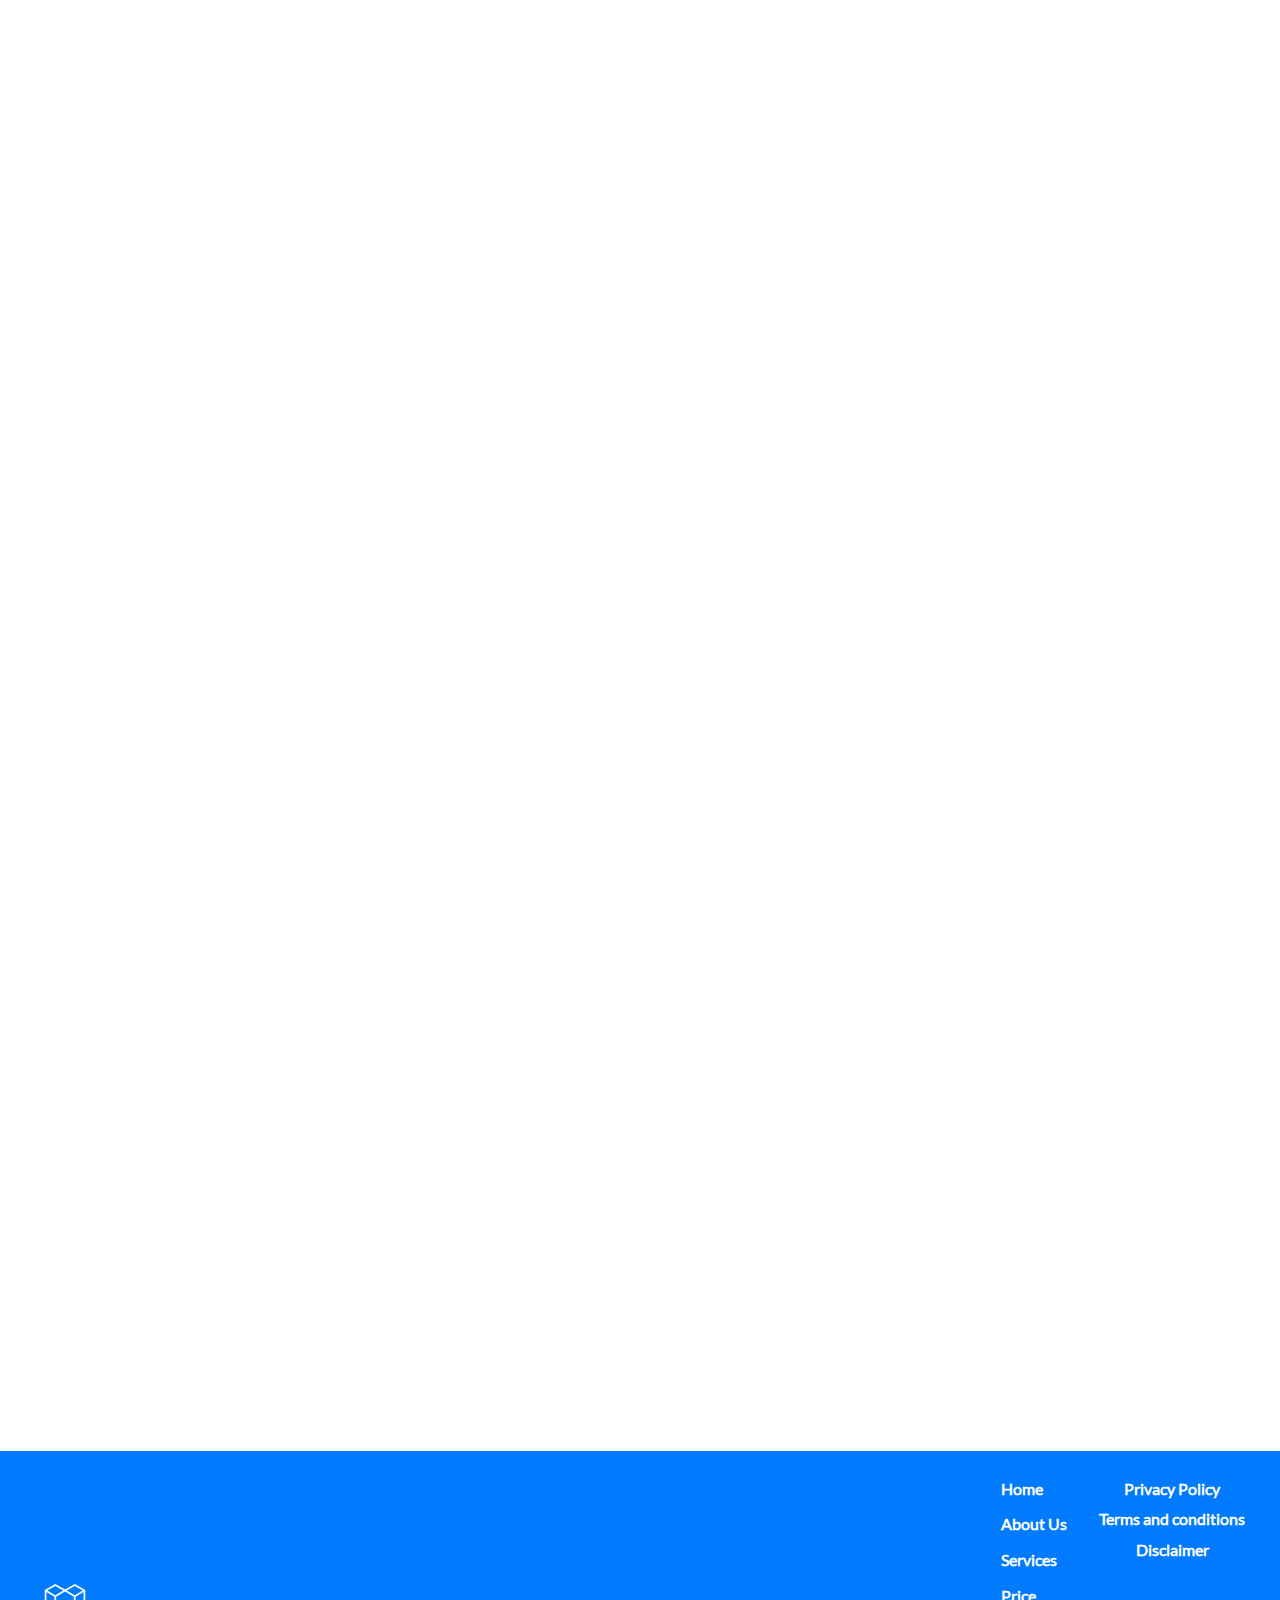
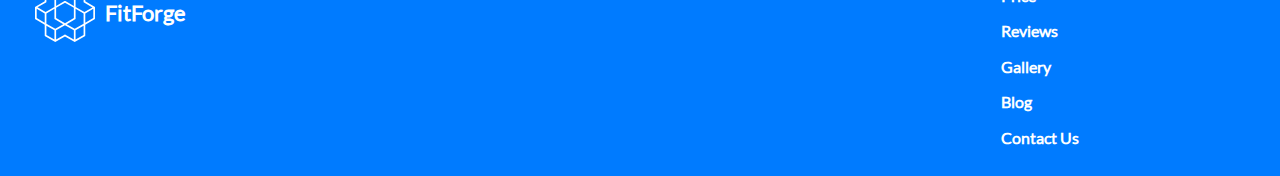
<file: services.html>
<!DOCTYPE html>
<html lang="en">

<head>
    <meta charset="UTF-8">
    <meta name="viewport" content="width=device-width, initial-scale=1.0">
    <title>FitForge – Forge Strength, Build Endurance</title>
    <meta name="description"
        content="Forge your strength and build endurance at FitForge. With dedicated trainers and specialized equipment, we're here to support you every step of the way.">

    <link rel="stylesheet" href="css/style.css">
    <link rel="icon" type="image/x-icon" href="favicon.ico">
</head>

<body>
    <div class="wrapper">
        <div id="header-placeholder"></div>
        <div class="overlay"></div>
        <main>
            <section class="services-baner section">
                <div class="services-baner__container">
                    <div class="services-baner__title">
                        <h1>
                            Elevate Your Fitness Journey with Our Expert Services!
                        </h1>
                    </div>
                    <div class="services-baner__desc">
                        <p>
                            At FitForge, we offer a comprehensive range of fitness services tailored to meet your
                            individual needs and goals.
                        </p>
                    </div>
                    <div class="services-baner__btn">
                        <a href="services.html">Contact Us</a>
                    </div>
                </div>
            </section>
            <section class="services-info section">
                <div class="services-info__container">
                    <div class="services-info__left">
                        <div class="services-info__title">
                            <h2>
                                Discover Our Comprehensive Range of Fitness Services
                            </h2>
                        </div>
                        <div class="services-info__desc">
                            <p>At FitForge, we believe that fitness is not just about working out—it's about embracing a
                                healthier lifestyle that enhances your overall well-being. Our mission is to provide you
                                with a supportive environment where you can thrive physically, mentally, and
                                emotionally.
                            </p>
                            <br>
                            <p>From the moment you step through our doors, you’ll be welcomed into a community that
                                prioritizes your goals and aspirations. Our dedicated team of fitness professionals is
                                passionate about helping you discover your potential, guiding you every step of the way.
                                Whether you're looking to improve your fitness, lose weight, build strength, or simply
                                maintain a balanced lifestyle, we're here to empower you.</p>
                            <br>
                            <p>
                                We understand that each individual has unique needs and challenges, which is why we take
                                the time to listen to your goals and create a personalized experience tailored to you.
                                Our approach is holistic, focusing on not only physical fitness but also nutrition and
                                wellness. We aim to provide you with the knowledge and resources necessary to make
                                informed decisions about your health and fitness journey.
                            </p>

                        </div>
                    </div>
                    <div class="services-info__right">
                        <div class="services-info__img">
                            <img src="assets/img/servicesInfo.jpeg" alt="services-info">
                        </div>
                    </div>
                </div>
            </section>
            <section class="services section">
                <div class="services__container">
                    <div class="services__title">
                        <h2>Our Services</h2>
                    </div>
                    <div class="services__items">
                        <div class="service-item">
                            <div class="service-image">
                                <img src="assets/img/services1.jpeg" alt="Service Image">
                                <div class="overlay">
                                    <h3>Personal Training</h3>
                                </div>
                            </div>
                        </div>
                        <div class="service-item">
                            <div class="service-image">
                                <img src="assets/img/services2.jpeg" alt="Service Image">
                                <div class="overlay">
                                    <h3>Group Fitness Classes</h3>
                                </div>
                            </div>
                        </div>
                        <div class="service-item">
                            <div class="service-image">
                                <img src="assets/img/services3.jpeg" alt="Service Image">
                                <div class="overlay">
                                    <h3>Wellness Workshops</h3>
                                </div>
                            </div>
                        </div>
                        <div class="service-item">
                            <div class="service-image">
                                <img src="assets/img/services4.jpeg" alt="Service Image">
                                <div class="overlay">
                                    <h3>Nutrition Coaching</h3>
                                </div>
                            </div>
                        </div>

                    </div>
                </div>
            </section>
        </main>
        <div id="footer-placeholder"></div>
    </div>
    <script src="js/header.js"></script>
    <script src="js/footer.js"></script>
    <script src="js/smooth.js"></script>
</body>

</html>
</file>
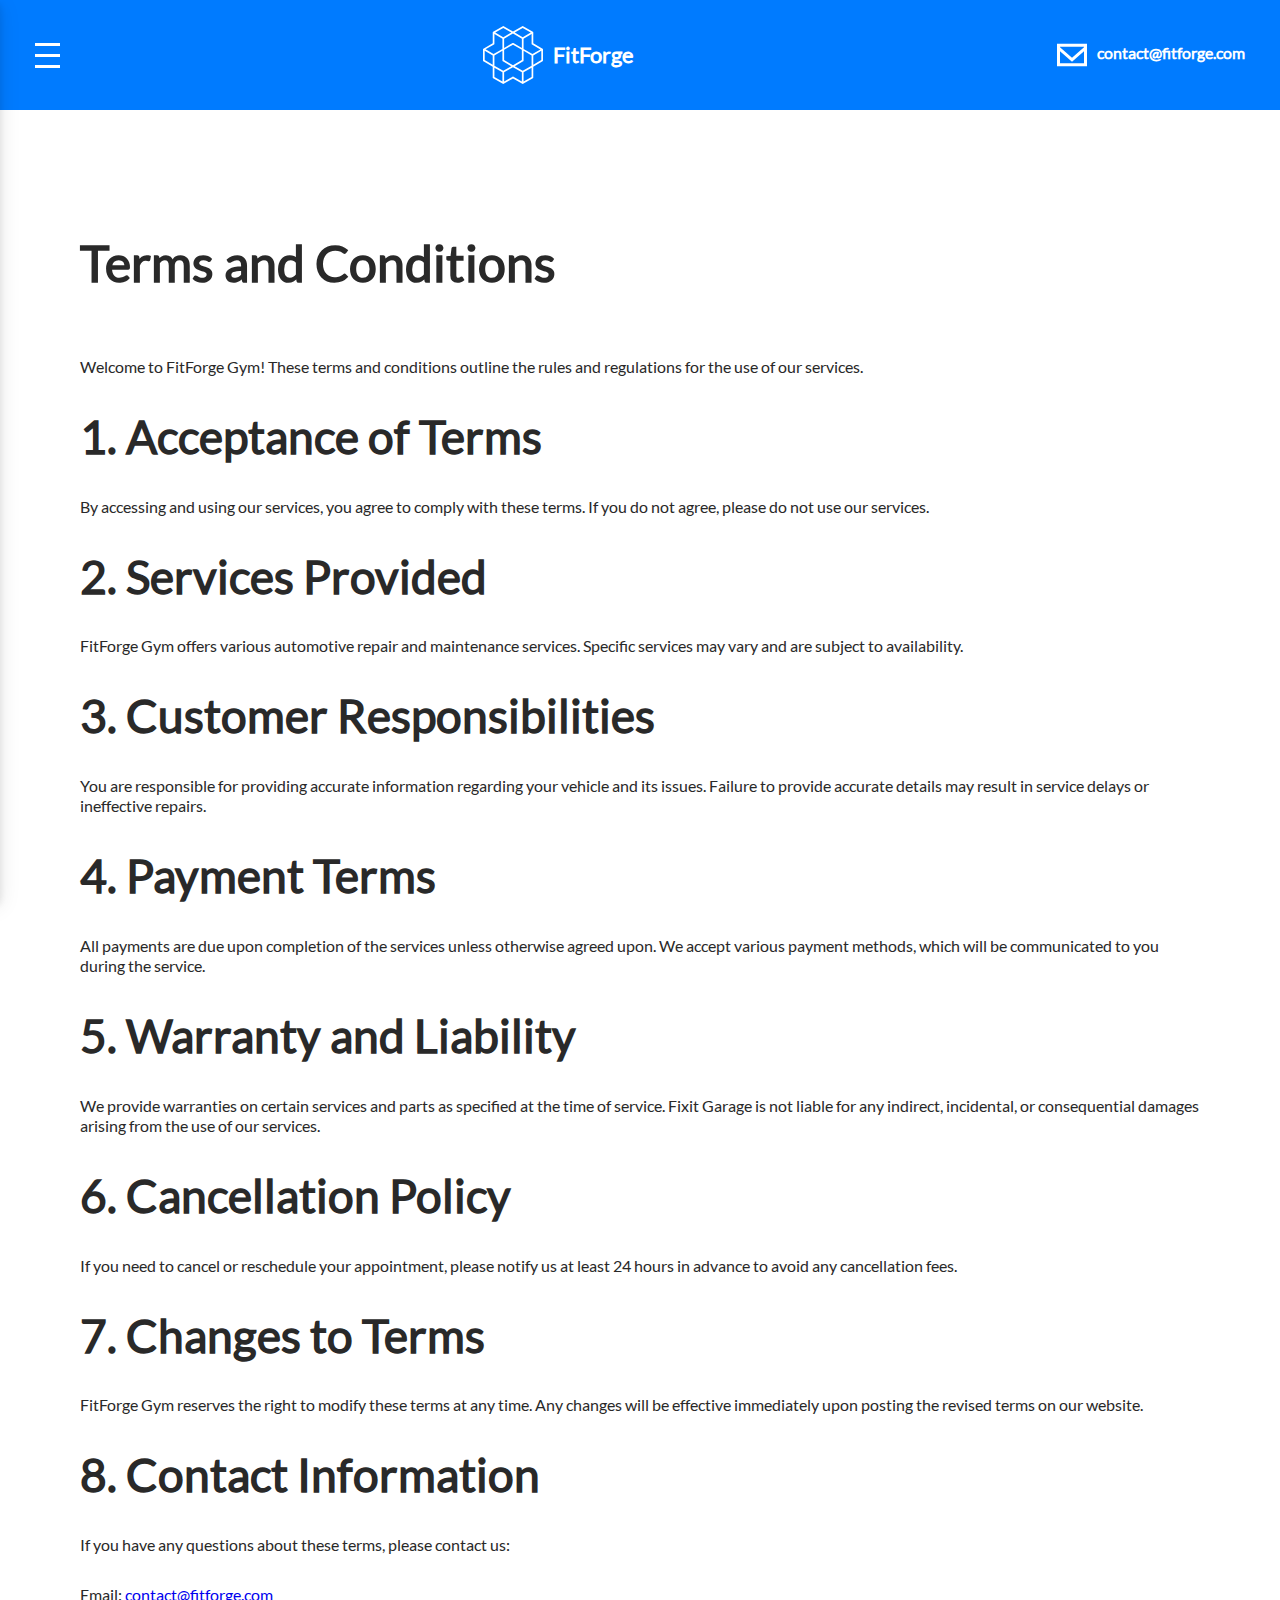
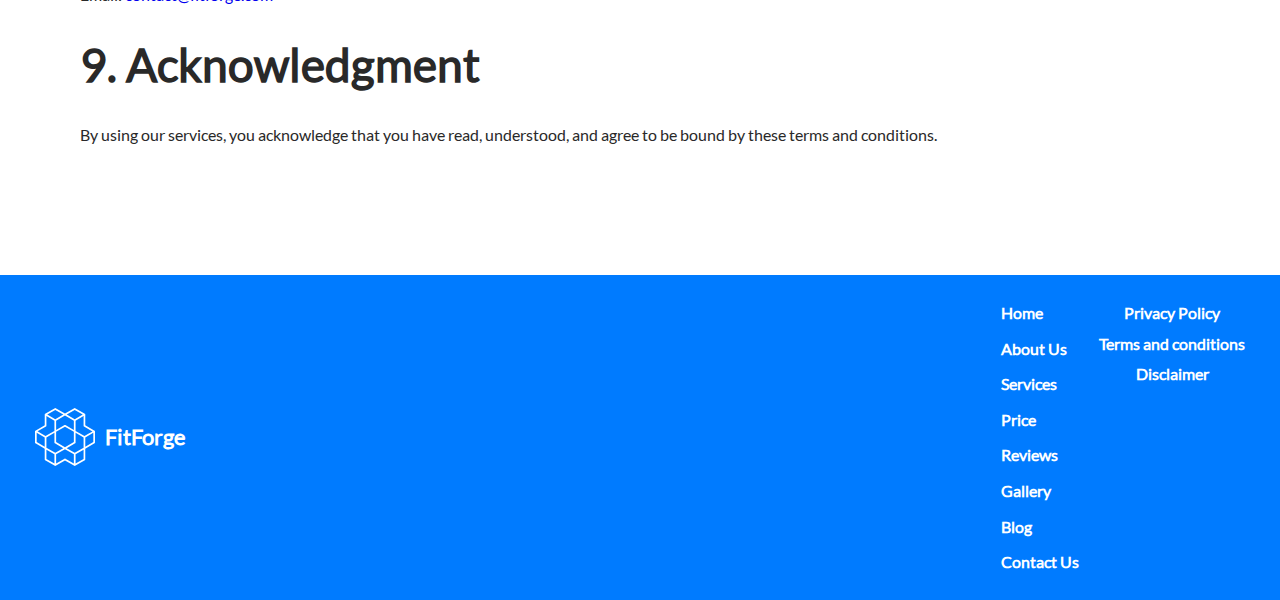
<file: terms-conditions.html>
<!DOCTYPE html>
<html lang="en">

<head>
    <meta charset="UTF-8">
    <meta name="viewport" content="width=device-width, initial-scale=1.0">
    <title>FitForge Gym – Where Fitness Meets Passion</title>
<meta name="description" content="FitForge Gym is where fitness meets passion. We offer high-quality training programs and a motivating atmosphere to help you reach your fitness goals.">

    <link rel="stylesheet" href="css/style.css">
    <link rel="icon" type="image/x-icon" href="favicon.ico">
</head>

<body>
    <div class="wrapper">
        <div id="header-placeholder"></div>
        <div class="overlay"></div>
        <main>
            <section class="terms section">
                <div class="terms__container">
                    <h1>Terms and Conditions</h1>


                    <p>Welcome to FitForge Gym! These terms and conditions outline the rules and regulations for the use
                        of our services.</p>

                    <h2>1. Acceptance of Terms</h2>
                    <p>By accessing and using our services, you agree to comply with these terms. If you do not agree,
                        please do not use our services.</p>

                    <h2>2. Services Provided</h2>
                    <p>FitForge Gym offers various automotive repair and maintenance services. Specific services may
                        vary and are subject to availability.</p>

                    <h2>3. Customer Responsibilities</h2>
                    <p>You are responsible for providing accurate information regarding your vehicle and its issues.
                        Failure to provide accurate details may result in service delays or ineffective repairs.</p>

                    <h2>4. Payment Terms</h2>
                    <p>All payments are due upon completion of the services unless otherwise agreed upon. We accept
                        various payment methods, which will be communicated to you during the service.</p>

                    <h2>5. Warranty and Liability</h2>
                    <p>We provide warranties on certain services and parts as specified at the time of service. Fixit
                        Garage is not liable for any indirect, incidental, or consequential damages arising from the use
                        of our services.</p>

                    <h2>6. Cancellation Policy</h2>
                    <p>If you need to cancel or reschedule your appointment, please notify us at least 24 hours in
                        advance to avoid any cancellation fees.</p>

                    <h2>7. Changes to Terms</h2>
                    <p>FitForge Gym reserves the right to modify these terms at any time. Any changes will be effective
                        immediately upon posting the revised terms on our website.</p>


                    <h2>8. Contact Information</h2>
                    <p>If you have any questions about these terms, please contact us:</p>
                    <p>Email: <a href="mailto:contact@fitforge.com">contact@fitforge.com</a></p>

                    <h2>9. Acknowledgment</h2>
                    <p>By using our services, you acknowledge that you have read, understood, and agree to be bound by
                        these terms and conditions.</p>
                </div>
            </section>
        </main>
        <div id="footer-placeholder"></div>
    </div>
    <script src="js/header.js"></script>
    <script src="js/footer.js"></script>
    <script src="js/smooth.js"></script>
</body>

</html>
</file>
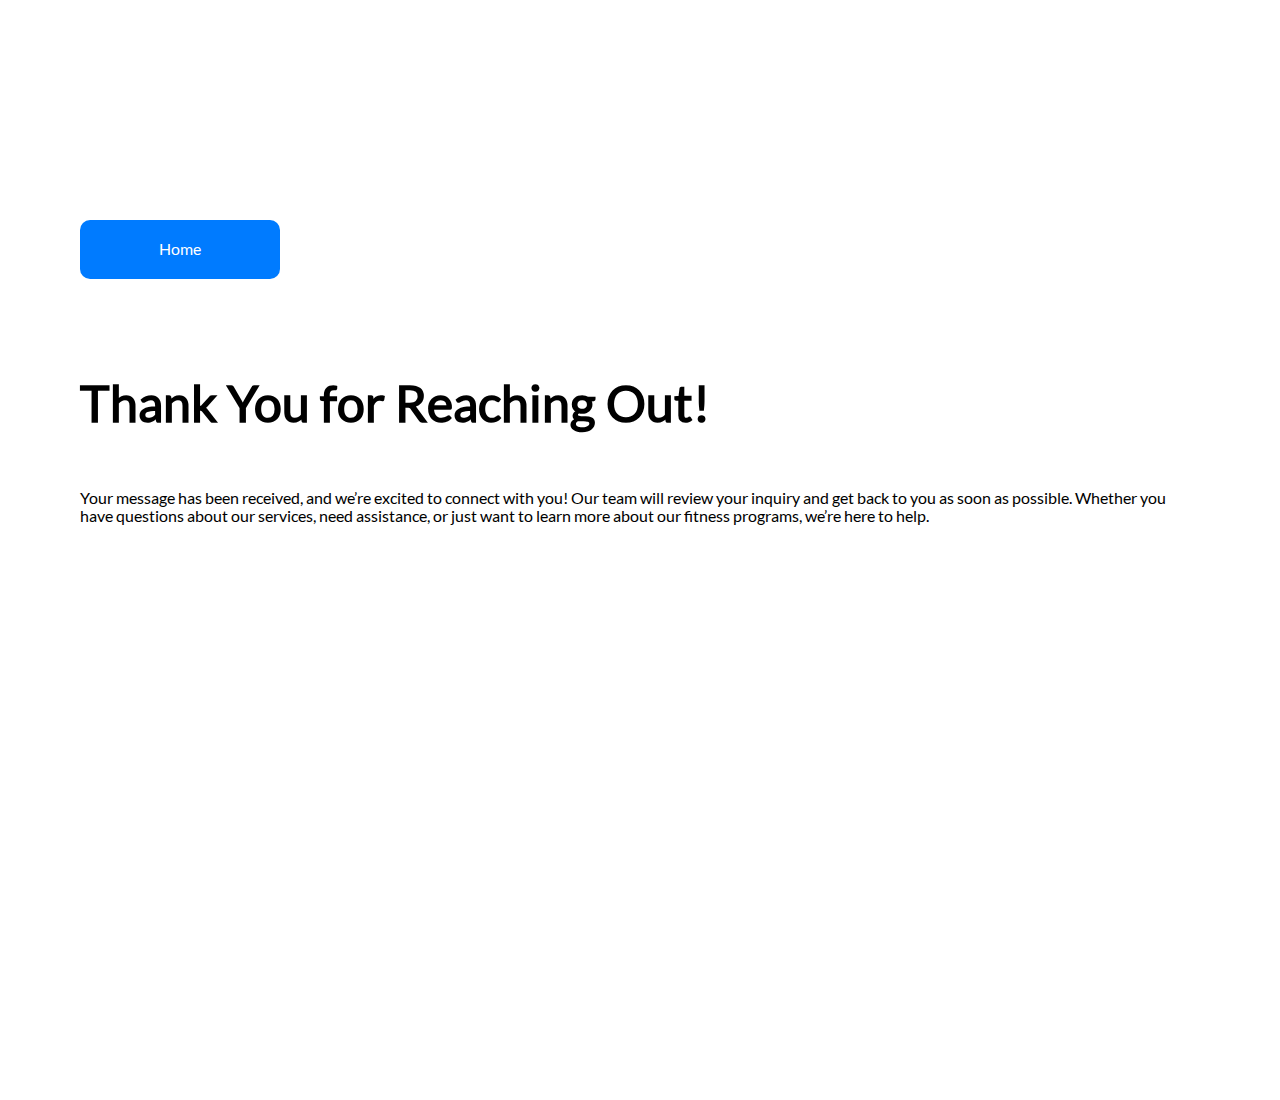
<file: thanks.html>
<!DOCTYPE html>
<html lang="en">

<head>
    <meta charset="UTF-8">
    <meta name="viewport" content="width=device-width, initial-scale=1.0">
    <title>FitForge Fitness – Crafting Strength, One Rep at a Time</title>
    <meta name="description"
        content="FitForge Fitness helps you craft your strength one rep at a time. From weight training to cardio, we have everything you need to get stronger and fitter.">

    <link rel="stylesheet" href="css/style.css">
    <link rel="icon" type="image/x-icon" href="favicon.ico">
</head>

<body>
    <div class="wrapper">
        <main>
            <section class="thanks section">
                <div class="thanks__container">
                    <a style="margin-bottom: 40px;" class="btnn" href="index.html">Home</a>
                    <h1>Thank You for Reaching Out!</h1>
                    <p>Your message has been received, and we’re excited to connect with you! Our team will review your
                        inquiry and get back to you as soon as possible. Whether you have questions about our services,
                        need assistance, or just want to learn more about our fitness programs, we’re here to help.</p>
                </div>
            </section>
        </main>
    </div>
    <script src="js/smooth.js"></script>
</body>

</html>
</file>
<file: css/style.css>
@import url('normalize.css');
@import url('header.css');
@import url('footer.css');
@import url('baner.css');
@import url('info.css');
@import url('values.css');
@import url('subscribe.css');
@import url('about.css');
@import url('about-info.css');
@import url('team.css');
@import url('consultation.css');
@import url('services-baner.css');
@import url('services.css');
@import url('services-info.css');
@import url('price-baner.css');
@import url('pricing.css');
@import url('pricing-info.css');
@import url('reviews-baner.css');
@import url('reviews.css');
@import url('review.css');
@import url('gallery-baner.css');
@import url('slider.css');
@import url('gallery-info.css');
@import url('blog-baner.css');
@import url('blog.css');
@import url('feedback.css');
@import url('thanks.css');
@import url('privacy.css');
@import url('terms.css');
@import url('disclaimer.css');
@font-face {
    font-family: "Lato";
    src: url('../assets/font/Lato-Regular.ttf') format('truetype');
    font-weight: normal;
    font-style: normal;
}

* {
    margin: 0;
    padding: 0;
    box-sizing: border-box;
    scroll-behavior: smooth;
  }

  body {
    font-family: "Lato", sans-serif;
    overflow-x: hidden;
  }

  .wrapper {
    max-width: 1200px;
    margin: 0 auto;
}

.section {
  opacity: 0;
  transform: translateY(20px);
  transition: opacity 1s ease-out, transform 1s ease-out;
}

.section.visible {
  opacity: 1;
  transform: translateY(0);
}


h2 {
  font-size: 46px;
  font-weight: 600;
  line-height: 59.8px;
  @media screen and (max-width: 574px) {
      font-size: 30px;
      line-height: 35px;
  }
}
</file>
